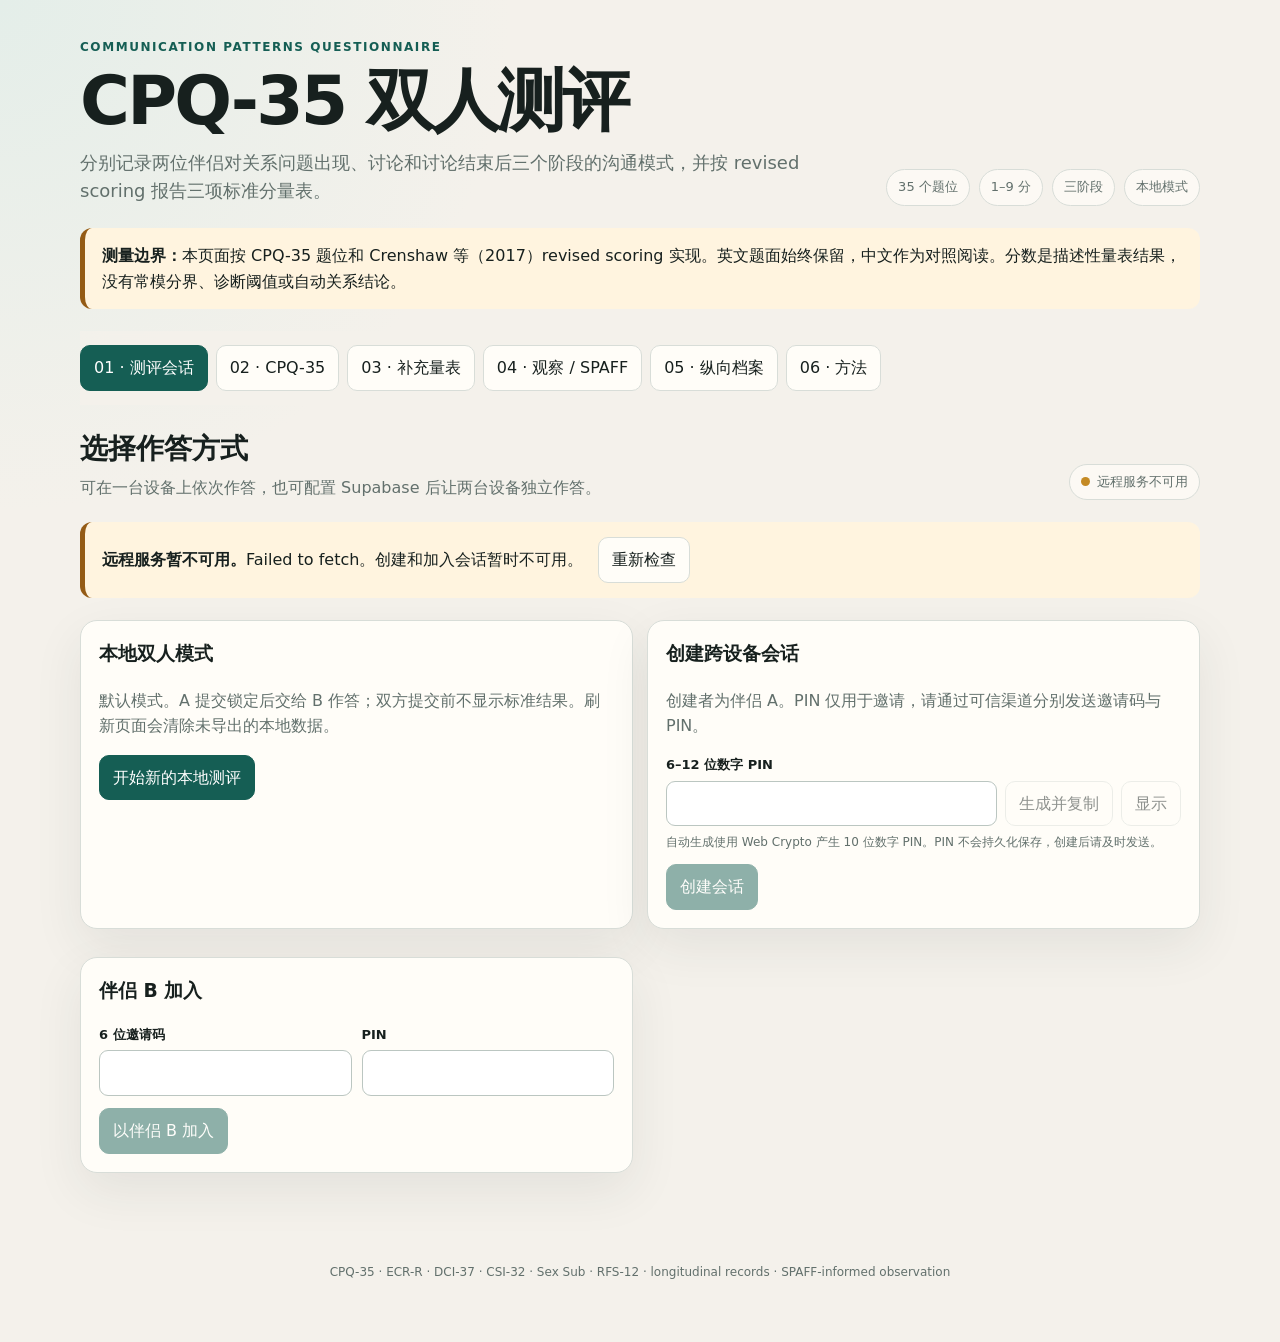
<file: index.html>
<!doctype html>
<html lang="zh-CN">
<head>
  <meta charset="utf-8">
  <meta name="viewport" content="width=device-width,initial-scale=1">
  <meta name="description" content="CPQ-35 双人沟通模式问卷 WebUI，含 ECR-R、DCI-37、CSI-32、Sex Sub（GMSEX、NSSS-S、PROMIS SexFS 2.0、KOS-18）、RFS-12、SPAFF-informed 观察与纵向分析。">
  <meta name="referrer" content="no-referrer">
  <title>CPQ-35 双人沟通模式问卷</title>
  <link rel="icon" href="favicon.svg" type="image/svg+xml">
  <link rel="stylesheet" href="styles.css">
</head>
<body>
<a class="skip-link" href="#mainContent">跳到主要内容</a>
<main id="mainContent" class="shell">
  <header class="hero">
    <div>
      <p class="eyebrow">Communication Patterns Questionnaire</p>
      <h1>CPQ-35 双人测评</h1>
      <p class="lede">分别记录两位伴侣对关系问题出现、讨论和讨论结束后三个阶段的沟通模式，并按 revised scoring 报告三项标准分量表。</p>
    </div>
    <div class="badges" aria-label="量表规格">
      <span class="badge">35 个题位</span>
      <span class="badge">1–9 分</span>
      <span class="badge">三阶段</span>
      <span class="badge" id="privacyBadge">本地模式</span>
    </div>
  </header>

  <aside class="callout warning" aria-label="使用说明">
    <strong>测量边界：</strong>本页面按 CPQ-35 题位和 Crenshaw 等（2017）revised scoring 实现。英文题面始终保留，中文作为对照阅读。分数是描述性量表结果，没有常模分界、诊断阈值或自动关系结论。
  </aside>

  <nav class="tabs" aria-label="主功能">
    <button class="tab active" data-tab="session" type="button">01 · 测评会话</button>
    <button class="tab" data-tab="questionnaire" type="button">02 · CPQ-35</button>
    <button class="tab" data-tab="supplements" type="button">03 · 补充量表</button>
    <button class="tab" data-tab="observation" type="button">04 · 观察 / SPAFF</button>
    <button class="tab" data-tab="longitudinal" type="button">05 · 纵向档案</button>
    <button class="tab" data-tab="methods" type="button">06 · 方法</button>
  </nav>

  <section id="session" class="panel active" tabindex="-1">
    <div class="section-heading">
      <div>
        <h2>选择作答方式</h2>
        <p>可在一台设备上依次作答，也可配置 Supabase 后让两台设备独立作答。</p>
      </div>
      <span class="status"><span id="cloudDot" class="status-dot"></span><span id="cloudStatus">正在检查配置</span></span>
    </div>

    <aside id="cloudNotice" class="callout warning" role="status">
      <strong>正在检查远程服务。</strong><span id="cloudNoticeText">检查完成前，请先使用本地双人模式。</span>
      <button id="retryCloudBtn" class="button" type="button">重新检查</button>
    </aside>

    <div class="grid two">
      <article class="card">
        <h3>本地双人模式</h3>
        <p>默认模式。A 提交锁定后交给 B 作答；双方提交前不显示标准结果。刷新页面会清除未导出的本地数据。</p>
        <button id="startLocalBtn" class="button primary" type="button">开始新的本地测评</button>
      </article>
      <article class="card">
        <h3>创建跨设备会话</h3>
        <p>创建者为伴侣 A。PIN 仅用于邀请，请通过可信渠道分别发送邀请码与 PIN。</p>
        <label for="createPin">6–12 位数字 PIN</label>
        <div class="input-actions">
          <input id="createPin" type="password" inputmode="numeric" minlength="6" maxlength="12" autocomplete="new-password">
          <button id="generatePinBtn" class="button" type="button">生成并复制</button>
          <button id="togglePinBtn" class="button" type="button" aria-pressed="false">显示</button>
        </div>
        <p class="field-help">自动生成使用 Web Crypto 产生 10 位数字 PIN。PIN 不会持久化保存，创建后请及时发送。</p>
        <div class="button-row"><button id="createSessionBtn" class="button primary" type="button">创建会话</button></div>
      </article>
      <article class="card">
        <h3>伴侣 B 加入</h3>
        <div class="grid two compact">
          <div><label for="joinCode">6 位邀请码</label><input id="joinCode" type="text" inputmode="numeric" maxlength="6" autocomplete="one-time-code"></div>
          <div><label for="joinPin">PIN</label><input id="joinPin" type="password" inputmode="numeric" minlength="6" maxlength="12" autocomplete="current-password"></div>
        </div>
        <div class="button-row"><button id="joinSessionBtn" class="button primary" type="button">以伴侣 B 加入</button></div>
      </article>
      <article id="activeSession" class="card" hidden>
        <h3>当前会话</h3>
        <dl class="session-facts">
          <div><dt>邀请码</dt><dd id="activeCode">—</dd></div>
          <div><dt>我的角色</dt><dd id="activeRole">—</dd></div>
          <div><dt>A</dt><dd id="submitA">未提交</dd></div>
          <div><dt>B</dt><dd id="submitB">未提交</dd></div>
        </dl>
        <div class="button-row">
          <button id="refreshSessionBtn" class="button" type="button">刷新</button>
          <button id="copyCodeBtn" class="button" type="button">复制邀请码</button>
          <button id="copyPinBtn" class="button" type="button" hidden>复制 PIN</button>
          <button id="leaveSessionBtn" class="button" type="button">离开</button>
          <button id="deleteSessionBtn" class="button danger" type="button">删除云端会话</button>
        </div>
      </article>
    </div>
    <p id="sessionMessage" class="message" role="status" aria-live="polite"></p>
  </section>

  <section id="supplements" class="panel" tabindex="-1">
    <div class="section-heading">
      <div><h2>补充量表</h2><p>依恋、共同应对、关系满意度、性满意度与关系繁荣分别计分，不与 CPQ 合成总分。</p></div>
    </div>
    <aside class="callout warning"><strong>语言与解释边界：</strong>所有题目保留英文版本参照。除已发表中国样本证据的 CSI 外，其余中文均为本项目制作的非官方阅读辅助；CSI 的本部署措辞也尚未逐字完成独立等值性审计。所有结果按连续分数报告，不自动划分类别或诊断。</aside>
    <aside class="callout"><strong>保存方式：</strong>远程会话中，各量表草稿、完成题数和提交状态会同步到 Supabase；双方分别提交同一量表前，不返回对方答案或分数。本地模式仍只保存在本页内存，刷新或开始新测评前请下载纵向档案。</aside>
    <article class="card">
      <div class="section-heading compact-heading">
        <div><h3>ECR-R 36题</h3><p>回想你通常在情感亲密关系中的体验，而不只针对最近一次冲突。</p></div>
        <div class="button-row">
          <label class="sr-only" for="ecrPerson">ECR-R 当前作答者</label>
          <select id="ecrPerson"><option value="A">伴侣 A</option><option value="B">伴侣 B</option></select>
          <button id="submitEcrBtn" class="button primary" type="button">提交当前 ECR-R</button>
          <button id="clearEcrBtn" class="button danger" type="button">清空当前</button>
        </div>
      </div>
      <div class="progress-grid supplemental-progress">
        <div class="metric"><span>A 完成度</span><strong id="ecrProgressA">0/36</strong></div>
        <div class="metric"><span>B 完成度</span><strong id="ecrProgressB">0/36</strong></div>
      </div>
      <p class="scale-instruction"><strong>作答尺度：</strong>1 = 非常不同意，4 = 既不同意也不赞同，7 = 非常同意。题目顺序在本次页面中保持稳定；计分使用原始题号。</p>
      <div id="ecrQuestions"></div>
      <p id="ecrMessage" class="message" role="status" aria-live="polite"></p>
      <div id="ecrResults" class="grid two" hidden>
        <article class="metric-card"><h4>伴侣 A</h4><p>依恋焦虑 <strong id="ecrAnxietyA">—</strong></p><p>依恋回避 <strong id="ecrAvoidanceA">—</strong></p></article>
        <article class="metric-card"><h4>伴侣 B</h4><p>依恋焦虑 <strong id="ecrAnxietyB">—</strong></p><p>依恋回避 <strong id="ecrAvoidanceB">—</strong></p></article>
      </div>
      <p class="field-help">范围均为 1–7；分数较高只表示报告了更多相应倾向，不是诊断、人格标签或关系结局概率。来源：<a href="https://labs.psychology.illinois.edu/~rcfraley/measures/ecrritems.htm">Fraley, Waller, &amp; Brennan (2000)</a>。</p>
    </article>

    <article class="card">
      <div class="section-heading compact-heading">
        <div><h3>DCI 37题 · 中文阅读辅助 / 英文原文</h3><p>测量双方的压力沟通、支持性／委托式／消极／共同应对。</p></div>
        <div class="button-row">
          <label class="sr-only" for="dciPerson">DCI 当前作答者</label>
          <select id="dciPerson"><option value="A">伴侣 A</option><option value="B">伴侣 B</option></select>
          <button id="submitDciBtn" class="button primary" type="button" hidden>提交当前 DCI</button>
          <button id="clearDciBtn" class="button danger" type="button">清空当前</button>
        </div>
      </div>
      <div id="dciStatus" class="callout warning"></div>
      <div class="progress-grid supplemental-progress">
        <div class="metric"><span>A 完成度</span><strong id="dciProgressA">0/37</strong></div>
        <div class="metric"><span>B 完成度</span><strong id="dciProgressB">0/37</strong></div>
      </div>
      <p class="scale-instruction"><strong>作答尺度：</strong>1 = very rarely（非常少），2 = rarely（少），3 = sometimes（有时），4 = often（经常），5 = very often（非常经常）。中文只用于辅助理解，英文原文保留在每题下方并作为版本参照；如有歧义，以英文原意为准。</p>
      <div id="dciQuestions" hidden></div>
      <div id="dciManualEntry">
        <p>当前未加载获准公开部署的 DCI 题库。若已使用合法题本和正式计分手册完成测量，可在下方录入当前伴侣的分量表原始分；留空表示该项未测。</p>
        <div id="dciScoreGrid" class="score-entry-grid"></div>
      </div>
      <p id="dciMessage" class="message" role="status" aria-live="polite"></p>
      <div id="dciResults" class="grid two" hidden>
        <article class="metric-card"><h4>伴侣 A</h4><p>DCI 总分 <strong id="dciTotalA">—</strong></p><ul id="dciScoresA" class="dci-score-list"></ul></article>
        <article class="metric-card"><h4>伴侣 B</h4><p>DCI 总分 <strong id="dciTotalB">—</strong></p><ul id="dciScoresB" class="dci-score-list"></ul></article>
      </div>
      <p class="field-help">计分严格使用原始题号：7、10、11、15、22、25、26、27 反向计分；总分为第1–35题之和，第36、37题仅作为满意度与效果评价，不进入总分。双方各自提交前不显示对方结果。中文为非官方阅读辅助，尚未经过独立双译、回译、认知访谈、测量不变性或本土常模验证，不应称为 DCI 正式中文版。来源与复用说明：<a href="https://www.researchgate.net/profile/Guy-Bodenmann/publication/323285418_Dyadic_Coping_Inventory/links/5a901eeea6fdccecff00ce52/Dyadic-Coping-Inventory.pdf">Bodenmann (2008), DCI-37</a>；Copyright © 2008 Guy Bodenmann，reproduced with permission。网站不套用未经核验的个体诊断或关系结局阈值。</p>
    </article>

    <article class="card">
      <div class="section-heading compact-heading">
        <div><h3>CSI-32 · 关系满意度</h3><p>综合评价当前亲密关系；中文主文配英文原文参照。</p></div>
        <div class="button-row"><label class="sr-only" for="csiPerson">CSI 当前作答者</label><select id="csiPerson"><option value="A">伴侣 A</option><option value="B">伴侣 B</option></select><button id="submitCsiBtn" class="button primary" type="button">提交当前 CSI</button><button id="clearCsiBtn" class="button danger" type="button">清空当前</button></div>
      </div>
      <div class="progress-grid supplemental-progress"><div class="metric"><span>A 完成度</span><strong id="csiProgressA">0/32</strong></div><div class="metric"><span>B 完成度</span><strong id="csiProgressB">0/32</strong></div></div>
      <p class="scale-instruction"><strong>作答提示：</strong>各题端点随题型变化，请按题目下方端点作答。系统按原量表计分为 0–161，越高表示报告的关系满意度越高。</p>
      <div id="csiQuestions"></div><p id="csiMessage" class="message" role="status" aria-live="polite"></p>
      <div id="csiResults" class="grid two" hidden><article class="metric-card"><h4>伴侣 A</h4><p>CSI-32 <strong id="csiScoreA">—</strong></p></article><article class="metric-card"><h4>伴侣 B</h4><p>CSI-32 <strong id="csiScoreB">—</strong></p></article></div>
      <p class="field-help">不在中国用户上套用原始英文样本的 104.5 分界，也不将分数解释为诊断或结局概率。中国样本验证见 <a href="https://doi.org/10.1177/21582440241271087">Wang, Lee, &amp; Ma (2024)</a>；本部署中文措辞尚未单独核对测量等值性，英文原文保留作版本参照。原量表：<a href="https://doi.org/10.1037/0893-3200.21.4.572">Funk &amp; Rogge (2007)</a>。</p>
    </article>

    <div class="subsection-banner sex-subsection-banner">
      <div><p class="eyebrow">Sex Sub · 自愿敏感模块</p><h2>性满意度、性功能体验与 kink 取向</h2></div>
      <p>四套工具保持独立：GMSEX 快速总览；NSSS-S 深入满意度；PROMIS SexFS 2.0 按身体相关域描述功能；KOS 描述 kink 参与和认同。它们不会相加成“性生活总分”。</p>
    </div>

    <article class="card sensitive-measure sex-sub-card">
      <div class="section-heading compact-heading">
        <div><h3>GMSEX 5题 · 性关系满意度</h3><p>评价你目前性关系的整体感受；可自愿跳过整个模块。</p></div>
        <div class="button-row"><label class="sr-only" for="gmsexPerson">GMSEX 当前作答者</label><select id="gmsexPerson"><option value="A">伴侣 A</option><option value="B">伴侣 B</option></select><button id="submitGmsexBtn" class="button primary" type="button">提交当前 GMSEX</button><button id="clearGmsexBtn" class="button danger" type="button">清空当前</button></div>
      </div>
      <aside class="callout warning"><strong>敏感内容：</strong>本模块不是性功能、同意或暴力筛查。若作答可能造成压力或被伴侣强迫查看，请跳过，并优先保护个人安全与隐私。</aside>
      <div class="progress-grid supplemental-progress"><div class="metric"><span>A 完成度</span><strong id="gmsexProgressA">0/5</strong></div><div class="metric"><span>B 完成度</span><strong id="gmsexProgressB">0/5</strong></div></div>
      <p class="scale-instruction"><strong>作答尺度：</strong>1 靠近左侧负向端点，7 靠近右侧正向端点。报告 5 题均值（1–7）并保留总分（5–35）。</p>
      <div id="gmsexQuestions"></div><p id="gmsexMessage" class="message" role="status" aria-live="polite"></p>
      <div id="gmsexResults" class="grid two" hidden><article class="metric-card"><h4>伴侣 A</h4><p>GMSEX 均值 <strong id="gmsexScoreA">—</strong></p></article><article class="metric-card"><h4>伴侣 B</h4><p>GMSEX 均值 <strong id="gmsexScoreB">—</strong></p></article></div>
      <p class="field-help">中文为本项目制作的非官方阅读辅助；英文形容词对为参照。分数越高表示报告的整体性满意度越高，不设诊断阈值。来源：Lawrance &amp; Byers (1995), Interpersonal Exchange Model of Sexual Satisfaction。</p>
    </article>

    <article class="card sensitive-measure sex-sub-card">
      <div class="section-heading compact-heading">
        <div><h3>NSSS-S 12题 · 新性满意度短表</h3><p>回顾通常或近六个月的性生活体验，从个人感受、身体功能、伴侣互动和活动特征评估满意度。</p></div>
        <div class="button-row"><label class="sr-only" for="nsssPerson">NSSS-S 当前作答者</label><select id="nsssPerson"><option value="A">伴侣 A</option><option value="B">伴侣 B</option></select><button id="submitNsssBtn" class="button primary" type="button">提交当前 NSSS-S</button><button id="clearNsssBtn" class="button danger" type="button">清空当前</button></div>
      </div>
      <div class="progress-grid supplemental-progress"><div class="metric"><span>A 完成度</span><strong id="nsssProgressA">0/12</strong></div><div class="metric"><span>B 完成度</span><strong id="nsssProgressB">0/12</strong></div></div>
      <p class="scale-instruction"><strong>作答尺度：</strong>1 = 完全不满意，2 = 有一点满意，3 = 中等满意，4 = 非常满意，5 = 极其满意。总分 12–60，越高表示报告的性满意度越高。</p>
      <div id="nsssQuestions"></div><p id="nsssMessage" class="message" role="status" aria-live="polite"></p>
      <div id="nsssResults" class="grid two" hidden><article class="metric-card"><h4>伴侣 A</h4><p>NSSS-S <strong id="nsssScoreA">—</strong></p></article><article class="metric-card"><h4>伴侣 B</h4><p>NSSS-S <strong id="nsssScoreB">—</strong></p></article></div>
      <p class="field-help">中文是非官方阅读辅助，英文原文作为版本参照。中文短表的心理测量证据来自中国女性样本，不能直接外推为中国男性或情侣差异的常模；第7题在年龄比较中曾出现差异题项功能信号。来源：<a href="https://doi.org/10.1093/sexmed/qfad065">Wang et al. (2023)</a>。</p>
    </article>

    <article class="card sensitive-measure sex-sub-card">
      <div class="section-heading compact-heading">
        <div><h3>PROMIS SexFS 2.0 · 正式 Brief Profile 结构</h3><p>过去30天的性兴趣、活动、性高潮、满意度，以及你自行选择的身体相关功能域。</p></div>
        <div class="button-row"><label class="sr-only" for="promisPerson">PROMIS 当前作答者</label><select id="promisPerson"><option value="A">伴侣 A</option><option value="B">伴侣 B</option></select><label class="sr-only" for="promisProfileSelect">适用身体域</label><select id="promisProfileSelect"><option value="vaginal">阴道／外阴相关域（14项表）</option><option value="erectile">勃起相关域（10项表）</option></select><button id="submitPromisBtn" class="button primary" type="button">提交当前 PROMIS</button><button id="clearPromisBtn" class="button danger" type="button">清空当前</button></div>
      </div>
      <aside class="callout warning"><strong>请选择身体相关域，而不是身份标签：</strong>两位伴侣可以选择相同或不同 profile。若过去30天无性活动，问卷会进入原因分支，不把“未活动”自动记成低功能；具体原因不会展示给伴侣。</aside>
      <div class="progress-grid supplemental-progress"><div class="metric"><span>A 当前分支</span><strong id="promisProgressA">0/3</strong></div><div class="metric"><span>B 当前分支</span><strong id="promisProgressB">0/3</strong></div></div>
      <p class="scale-instruction"><strong>计分说明：</strong>SexFS 没有合法的单一总分。本站逐域报告可审计的原始域分；未在本地冒充 HealthMeasures 的 IRT／T 分。高分含义随域而异：功能、兴趣、满意度越高通常表示更多／更好，不适域越高表示不适更多。</p>
      <div id="promisQuestions"></div><p id="promisMessage" class="message" role="status" aria-live="polite"></p>
      <div id="promisResults" class="grid two" hidden>
        <article class="metric-card"><h4>伴侣 A · <span id="promisProfileA">—</span></h4><ul id="promisDomainsA" class="domain-score-list"></ul></article>
        <article class="metric-card"><h4>伴侣 B · <span id="promisProfileB">—</span></h4><ul id="promisDomainsB" class="domain-score-list"></ul></article>
      </div>
      <p class="field-help">题号与英文措辞依据 PROMIS SexFS v2.0 Brief Profile；中文仅为非官方阅读辅助。正式 T 分应使用 HealthMeasures Scoring Service 或官方附录，不应把本站原始域分与临床常模直接比较。来源：<a href="https://doi.org/10.1111/jsm.12966">Weinfurt et al. (2015)</a>；<a href="https://www.phenxtoolkit.org/protocols/view/880801">PhenX Female Brief Profile</a>；<a href="https://www.phenxtoolkit.org/protocols/view/880802">PhenX Male Brief Profile</a>。</p>
    </article>

    <article class="card sensitive-measure sex-sub-card">
      <div class="section-heading compact-heading">
        <div><h3>KOS-18 · Kink Orientation Scale</h3><p>描述 kink 的认同、实践／兴趣、相关物品、社群与交流；“BDSM”只是可能包含的范围之一。</p></div>
        <div class="button-row"><label class="sr-only" for="kosPerson">KOS 当前作答者</label><select id="kosPerson"><option value="A">伴侣 A</option><option value="B">伴侣 B</option></select><button id="submitKosBtn" class="button primary" type="button">提交当前 KOS</button><button id="clearKosBtn" class="button danger" type="button">清空当前</button></div>
      </div>
      <div class="progress-grid supplemental-progress"><div class="metric"><span>A 完成度</span><strong id="kosProgressA">0/18</strong></div><div class="metric"><span>B 完成度</span><strong id="kosProgressB">0/18</strong></div></div>
      <p class="scale-instruction"><strong>作答尺度：</strong>1 = 非常不同意，2 = 有些不同意，3 = 既不同意也不赞同，4 = 有些同意，5 = 非常同意。论文总分范围 18–90。</p>
      <div id="kosQuestions"></div><p id="kosMessage" class="message" role="status" aria-live="polite"></p>
      <div id="kosResults" class="grid two" hidden>
        <article class="metric-card"><h4>伴侣 A</h4><p>KOS-18 <strong id="kosScoreA">—</strong></p><ul id="kosFactorsA" class="domain-score-list"></ul></article>
        <article class="metric-card"><h4>伴侣 B</h4><p>KOS-18 <strong id="kosScoreB">—</strong></p><ul id="kosFactorsB" class="domain-score-list"></ul></article>
      </div>
      <p class="field-help">高分只表示更多 kink 参与／认同，不表示异常、危险、同意质量、BDSM“等级”或伴侣兼容性。五个因子均值只作描述，不套用临床阈值；该量表的验证样本包含大学生样本和 kink 社群样本，跨文化中文等值性尚未建立。来源：<a href="https://doi.org/10.1080/00224499.2024.2387769">Wignall et al. (2024)</a>。</p>
    </article>

    <article class="card">
      <div class="section-heading compact-heading">
        <div><h3>RFS-12 · 关系繁荣</h3><p>补充关系中的意义、共同成长、给予和目标分享，不等同于“没有冲突”。</p></div>
        <div class="button-row"><label class="sr-only" for="rfsPerson">RFS 当前作答者</label><select id="rfsPerson"><option value="A">伴侣 A</option><option value="B">伴侣 B</option></select><button id="submitRfsBtn" class="button primary" type="button">提交当前 RFS</button><button id="clearRfsBtn" class="button danger" type="button">清空当前</button></div>
      </div>
      <div class="progress-grid supplemental-progress"><div class="metric"><span>A 完成度</span><strong id="rfsProgressA">0/12</strong></div><div class="metric"><span>B 完成度</span><strong id="rfsProgressB">0/12</strong></div></div>
      <p class="scale-instruction"><strong>作答尺度：</strong>第1–4题为 1“非常不同意”至5“非常同意”；第5–12题为 1“从不”至5“总是”。报告总分 12–60 与均值 1–5。</p>
      <div id="rfsQuestions"></div><p id="rfsMessage" class="message" role="status" aria-live="polite"></p>
      <div id="rfsResults" class="grid two" hidden><article class="metric-card"><h4>伴侣 A</h4><p>RFS-12 <strong id="rfsScoreA">—</strong></p></article><article class="metric-card"><h4>伴侣 B</h4><p>RFS-12 <strong id="rfsScoreB">—</strong></p></article></div>
      <p class="field-help">正式结果使用单一总分；四个理论主题仅用于理解构念，不在此生成未经验证的分量表。中文为非官方阅读辅助，英文原文为参照。来源：<a href="https://doi.org/10.1037/fam0000263">Fowers et al. (2016)</a>。</p>
    </article>
  </section>

  <section id="questionnaire" class="panel" tabindex="-1">
    <div class="section-heading">
      <div>
        <h2>CPQ-35 独立作答</h2>
        <p>请根据你和伴侣通常如何处理关系问题作答，而不是只针对最近一次争执。</p>
      </div>
      <div class="button-row">
        <span id="cpqSyncStatus" class="sync-status" data-state="local" role="status" aria-live="polite">本地即时暂存</span>
        <label class="sr-only" for="respondentSelect">当前作答者</label>
        <select id="respondentSelect">
          <option value="A">伴侣 A</option>
          <option value="B">伴侣 B</option>
        </select>
        <button id="saveDraftBtn" class="button" type="button">保存草稿</button>
        <button id="submitAnswersBtn" class="button primary" type="button">提交并锁定</button>
        <button id="clearAnswersBtn" class="button danger" type="button">清空当前</button>
      </div>
    </div>

    <div class="progress-grid">
      <div class="metric"><span>A 完成度</span><strong id="progressA">0/35</strong></div>
      <div class="metric"><span>B 完成度</span><strong id="progressB">0/35</strong></div>
      <div class="metric"><span>当前作答者</span><strong id="currentRespondent">A</strong></div>
      <div class="metric"><span>当前阶段</span><strong id="currentStage">问题出现时</strong></div>
    </div>
    <div class="progress" aria-hidden="true"><span id="progressBar"></span></div>
    <p class="field-help">云端模式会向双方同步完成题数和锁定状态，但在双方提交前不会返回对方具体选择。单击选项会立即保留在本页，并在同步状态中显示云端写入结果。</p>

    <section id="cpqResultsBlock" class="embedded-results" aria-labelledby="cpqResultsTitle">
      <div class="section-heading results-heading">
        <div><p class="eyebrow">提交后自动展开</p><h2 id="cpqResultsTitle">本次 CPQ-35 标准结果</h2><p>作答、提交和结果保留在同一页面；只有双方锁定后才计算。</p></div>
        <button id="exportBtn" class="button primary" type="button" disabled>下载 CPQ 结果</button>
      </div>
      <div id="resultGate" class="callout">等待 A、B 双方完成并提交全部 35 题。</div>
      <div id="resultContent" hidden>
        <div class="result-group">
          <div class="result-group-heading"><div><span class="result-kind standard">正式计分</span><h3>三个 Revised CPQ 分量表</h3></div><p>均为原始加总分，不合成为“关系总分”。</p></div>
          <div id="scoreCards" class="score-summary-grid"></div>
        </div>

        <details class="card result-details">
          <summary>查看同一互动方向的双方报告差异</summary>
          <p>并排展示同一模式的两份报告，不把它们平均成一个总分；绝对差只表示报告差异。</p>
          <div class="table-card">
            <table>
              <thead><tr><th scope="col">互动方向</th><th scope="col">A 的报告</th><th scope="col">B 的报告</th><th scope="col">绝对差</th></tr></thead>
              <tbody id="comparisonRows"></tbody>
            </table>
          </div>
        </details>

        <div class="result-group research-result-group">
          <div class="result-group-heading"><div><span class="result-kind research">研究性派生</span><h3>辅助研究指标</h3></div><p>以下内容不属于 CPQ 正式计分。</p></div>
          <div class="grid two research-output-grid">
            <article class="card research-metric">
              <h3>沟通压力研究指数</h3>
              <p><strong id="communicationStrainValue" class="research-number">—</strong><span>/100</span></p>
              <dl class="research-components">
                <div><dt>低建设性沟通</dt><dd id="lowConstructiveValue">—</dd></div>
                <div><dt>要求／回避</dt><dd id="demandWithdrawValue">—</dd></div>
              </dl>
              <p class="field-help">两项各占 50% 的透明派生描述，不是正式量表、诊断或离婚概率。</p>
            </article>
            <article class="card research-metric">
              <h3>经校准的离婚概率模型</h3>
              <p><strong id="divorceProbabilityValue" class="research-number unavailable">不可计算</strong></p>
              <p id="divorceProbabilityDetail">未加载经过独立外部验证并获准部署的纵向模型。</p>
              <p class="field-help">目标必须明确为某一期限内的法律离婚；不可用于未婚伴侣的分手结局。</p>
            </article>
          </div>
        </div>
        <aside class="callout"><strong>如何阅读：</strong>建设性沟通越高，表示报告了更多建设性模式；要求／回避越高，表示报告了更多对应模式。CPQ 没有统一的“健康／不健康”临床分界。</aside>
      </div>
    </section>

    <div class="stage-tabs" aria-label="CPQ 三个阶段">
      <button class="stage active" data-stage="emergence" type="button">问题出现时 · 4</button>
      <button class="stage" data-stage="discussion" type="button">讨论问题时 · 18</button>
      <button class="stage" data-stage="after" type="button">讨论结束后 · 13</button>
    </div>

    <p class="scale-instruction"><strong>作答尺度：</strong>1 = 非常不可能，9 = 非常可能。请选择最接近实际情况的数字。</p>
    <div id="questions"></div>
    <p id="questionnaireMessage" class="message" role="status" aria-live="polite"></p>
  </section>

  <section id="observation" class="panel" tabindex="-1">
    <div class="section-heading">
      <div><h2>情感观察与 SPAFF-informed 扩展</h2><p>这是独立的研究原型，不属于 CPQ，也不参与 CPQ 标准计分。</p></div>
    </div>
    <div class="callout warning"><strong>方法边界：</strong>宏观状态按持续时间汇总；9 维整体评级参考一项公开的 SPAFF/SCIFF 改编研究。两者都不是完整 SPAFF，未经编码员训练与一致性检验时只能作为探索性记录，不能对 CPQ“交叉验证”或预测关系结局。</div>
    <div class="card">
      <h3>宏观情感状态持续时间（非 SPAFF）</h3>
      <div class="button-row">
        <label for="observationPerson">当前编码对象</label>
        <select id="observationPerson"><option value="A">伴侣 A</option><option value="B">伴侣 B</option></select>
        <button id="stopObservationBtn" class="button" type="button">结束当前状态</button>
        <button id="clearObservationBtn" class="button danger" type="button">清空观察</button>
      </div>
      <div id="affectButtons" class="affect-grid"></div>
    </div>
    <div class="grid two">
      <article class="card"><h3>A 的时长分布</h3><div id="durationA"></div></article>
      <article class="card"><h3>B 的时长分布</h3><div id="durationB"></div></article>
    </div>
    <article class="card"><h3>状态时间轴</h3><div id="observationTimeline" class="timeline"></div></article>
    <article class="card">
      <h3>SPAFF-informed 9 维整体评级</h3>
      <p>观看完整互动后，分别对 A、B 评级：1 = 未观察到，10 = 非常明显。维度来自 Roels 等（2021）公开说明的 SPAFF/SCIFF 改编方案；该研究包含训练编码员并报告编码员间一致性，本网页不会自动获得同等效度。</p>
      <div class="button-row">
        <label for="spaffPerson">当前评级对象</label>
        <select id="spaffPerson"><option value="A">伴侣 A</option><option value="B">伴侣 B</option></select>
        <button id="clearSpaffRatingBtn" class="button danger" type="button">清空当前评级</button>
      </div>
      <div id="spaffRatingGrid" class="rating-grid"></div>
      <p class="field-help">研究依据：Roels et al. (2021), <a href="https://doi.org/10.1016/j.psyneuen.2021.105265">doi:10.1016/j.psyneuen.2021.105265</a>。正式 SPAFF 的心理测量限制参见 Johnson (2002), <a href="https://doi.org/10.1037/1040-3590.14.4.423">doi:10.1037/1040-3590.14.4.423</a>。</p>
    </article>
  </section>

  <section id="longitudinal" class="panel" tabindex="-1">
    <div class="section-heading">
      <div><h2>本地纵向档案</h2><p>下载本次结果；以后可一次上传多份 JSON，在当前浏览器中按匿名情侣编号和日期分析变化。</p></div>
    </div>
    <aside class="callout"><strong>隐私设计：</strong>解析完全在浏览器本地进行，选择的文件不会上传到本站。请使用研究编号，不要填写姓名、电话或身份证等直接身份信息；下载文件包含敏感原始答案且未加密，需要存放在受控设备或加密磁盘中。</aside>
    <div class="grid two">
      <article class="card">
        <h3>本次测量信息</h3>
        <div class="grid two compact">
          <div><label for="coupleResearchId">匿名情侣编号</label><input id="coupleResearchId" type="text" maxlength="64" pattern="[A-Za-z0-9][A-Za-z0-9_-]{2,63}" placeholder="例如 study_001"></div>
          <div><label for="assessmentDate">测量日期</label><input id="assessmentDate" type="date"></div>
        </div>
        <label for="timepointLabel">时间点标签</label>
        <input id="timepointLabel" type="text" maxlength="80" placeholder="例如 baseline、month_3">
        <div class="button-row"><button id="exportLongitudinalBtn" class="button primary" type="button">下载本次纵向档案</button></div>
        <p id="longitudinalExportMessage" class="message" role="status" aria-live="polite"></p>
      </article>
      <article class="card">
        <h3>上传既往档案</h3>
        <label for="longitudinalFiles">选择一个或多个 JSON 文件</label>
        <input id="longitudinalFiles" type="file" accept="application/json,.json" multiple>
        <div class="button-row"><button id="clearLongitudinalBtn" class="button danger" type="button">清空已载入档案</button></div>
        <p id="longitudinalImportMessage" class="message" role="status" aria-live="polite">尚未载入档案。</p>
      </article>
    </div>
    <div id="longitudinalResults" hidden>
      <div class="button-row">
        <label for="longitudinalCouple">当前情侣编号</label>
        <select id="longitudinalCouple"></select>
      </div>
      <div id="longitudinalChanges" class="trend-grid"></div>
      <article class="card table-card">
        <h3>时间序列</h3>
        <table>
          <thead><tr><th>日期</th><th>时间点</th><th>沟通压力</th><th>A焦虑</th><th>B焦虑</th><th>A回避</th><th>B回避</th><th>A DCI</th><th>B DCI</th><th>A CSI</th><th>B CSI</th><th>A GMSEX</th><th>B GMSEX</th><th>A NSSS-S</th><th>B NSSS-S</th><th>A KOS</th><th>B KOS</th><th>A PROMIS满意</th><th>B PROMIS满意</th><th>A RFS</th><th>B RFS</th></tr></thead>
          <tbody id="longitudinalRows"></tbody>
        </table>
      </article>
      <aside class="callout warning"><strong>解释限制：</strong>变化值只做描述，不判断显著改善／恶化；需要足够时间点、量表测量不变性、失访处理和预注册模型后才能推断轨迹或预测结局。</aside>
    </div>
  </section>

  <section id="methods" class="panel" tabindex="-1">
    <div class="grid two">
      <article class="card">
        <h2>标准结构</h2>
        <ul>
          <li>35 题：4 + 18 + 13 三阶段。</li>
          <li>每题 1（非常不可能）到 9（非常可能）。</li>
          <li>两位伴侣分别、独立作答同一套自我／伴侣题面。</li>
          <li>只有全部 35 题完成后才生成分数。</li>
        </ul>
      </article>
      <article class="card">
        <h2>Revised scoring</h2>
        <ul>
          <li>建设性沟通：2、6、8、23、25、27，加反向计分的 1、24、26；范围 9–81。</li>
          <li>自己要求／伴侣回避：3、9、11、13、17、19、32；范围 7–63。</li>
          <li>伴侣要求／自己回避：4、10、12、14、18、20、33；范围 7–63。</li>
          <li>反向计分公式：10 − 原始作答；分量表采用加总分。</li>
        </ul>
      </article>
    </div>
    <article class="card table-card">
      <h2>扩展测量路线</h2>
      <p>CPQ 描述沟通模式，不单独预测关系发展。若进行纵向研究，应把不同构念保持分离。</p>
      <table>
        <thead><tr><th scope="col">研究层级</th><th scope="col">优先工具</th><th scope="col">用途</th><th scope="col">边界</th></tr></thead>
        <tbody>
          <tr><th scope="row">主要结局</th><td>CSI-32（已实现）</td><td>重复测量关系满意度</td><td>单次分数不是未来结局</td></tr>
          <tr><th scope="row">Sex Sub</th><td>GMSEX、NSSS-S、PROMIS SexFS 2.0、KOS-18（已实现）</td><td>整体与深入性满意度、逐域性功能、kink 取向</td><td>四套工具不合成；敏感、自愿；不是诊断或兼容性判断</td></tr>
          <tr><th scope="row">积极关系功能</th><td>RFS-12（已实现）</td><td>意义、成长、给予与目标分享</td><td>暂无本部署中文等值性证据</td></tr>
          <tr><th scope="row">承诺机制</th><td>Investment Model Scale</td><td>满意、替代选择、投入、承诺</td><td>不与 CPQ 合成总分</td></tr>
          <tr><th scope="row">依恋背景</th><td>ECR-R</td><td>依恋焦虑与回避</td><td>不是关系健康诊断</td></tr>
          <tr><th scope="row">压力适应</th><td>DCI</td><td>双方如何表达和共同应对压力</td><td>正式题本与常模需授权版本</td></tr>
          <tr><th scope="row">近端稳定性</th><td>Marital Instability Index</td><td>分居／离婚想法与行动</td><td>敏感且主要面向婚姻</td></tr>
          <tr><th scope="row">安全域</th><td>CTS2／本地验证的 IPV 筛查</td><td>独立识别暴力与伤害</td><td>必须有独立安全处置流程</td></tr>
        </tbody>
      </table>
    </article>
    <article class="card">
      <h2>研究指数与概率模型不是一回事</h2>
      <p>沟通压力研究指数把“低建设性沟通”和“四个要求／回避方向均值”标准化后各赋 50% 权重。它便于审计，但尚不是经验证的心理量表，也不代表某种事件发生的百分比。</p>
      <p>离婚概率接口默认关闭。只有目标被限定为某个固定月数内的法律离婚，模型在独立队列完成外部验证，并经过人工部署批准后，02 页面中的结果区才会显示数字；否则明确显示“不可计算”。</p>
    </article>
    <aside class="callout warning"><strong>预测限制：</strong>跨 43 个纵向情侣数据集的研究发现，自陈变量能解释较多当前关系质量，却难以预测之后的关系质量变化。因此，本网站不从单次 CPQ 分数伪造个人概率；预留模型也必须通过纵向校准与独立外部验证。<a href="https://doi.org/10.1073/pnas.1917036117">Joel et al. (2020)</a></aside>
    <article class="card references">
      <h2>来源</h2>
      <ol>
        <li>Christensen, A., &amp; Sullaway, M. (1984). <em>Communication Patterns Questionnaire</em>.</li>
        <li>Crenshaw, A. O., Christensen, A., Baucom, D. H., Epstein, N. B., &amp; Baucom, B. R. W. (2017). Revised scoring and improved reliability for the Communication Patterns Questionnaire. <em>Psychological Assessment, 29</em>(7), 913–925. <a href="https://doi.org/10.1037/pas0000385">https://doi.org/10.1037/pas0000385</a></li>
        <li>Johnson, M. D. (2002). The observation of specific affect in marital interactions. <em>Psychological Assessment, 14</em>(4), 423–438. <a href="https://doi.org/10.1037/1040-3590.14.4.423">https://doi.org/10.1037/1040-3590.14.4.423</a></li>
        <li>Joel, S., Eastwick, P. W., Allison, C. J., et al. (2020). Machine learning uncovers the most robust self-report predictors of relationship quality across 43 longitudinal couples studies. <em>PNAS, 117</em>(32), 19061–19071. <a href="https://doi.org/10.1073/pnas.1917036117">https://doi.org/10.1073/pnas.1917036117</a></li>
        <li>Fraley, R. C., Waller, N. G., &amp; Brennan, K. A. (2000). An item response theory analysis of self-report measures of adult attachment. <em>Journal of Personality and Social Psychology, 78</em>(2), 350–365. <a href="https://doi.org/10.1037/0022-3514.78.2.350">https://doi.org/10.1037/0022-3514.78.2.350</a></li>
        <li>Gmelch, S., Bodenmann, G., Meuwly, N., Ledermann, T., Steffen-Sozinova, O., &amp; Striegl, K. (2008). Dyadisches Coping Inventar (DCI). <em>Journal of Family Research, 20</em>(2), 185–202. <a href="https://doi.org/10.20377/jfr-264">https://doi.org/10.20377/jfr-264</a></li>
        <li>Funk, J. L., &amp; Rogge, R. D. (2007). Testing the ruler with item response theory: Increasing precision of measurement for relationship satisfaction with the Couples Satisfaction Index. <em>Journal of Family Psychology, 21</em>(4), 572–583. <a href="https://doi.org/10.1037/0893-3200.21.4.572">https://doi.org/10.1037/0893-3200.21.4.572</a></li>
        <li>Wang, S., Lee, W.-C., &amp; Ma, H. (2024). The Chinese version of the Couples Satisfaction Index: Psychometric assessment and differential item functioning analysis with item response theory. <em>SAGE Open, 14</em>(3). <a href="https://doi.org/10.1177/21582440241271087">https://doi.org/10.1177/21582440241271087</a></li>
        <li>Lawrance, K., &amp; Byers, E. S. (1995). Sexual satisfaction in long-term heterosexual relationships: The Interpersonal Exchange Model of Sexual Satisfaction. <em>Personal Relationships, 2</em>(4), 267–285. <a href="https://doi.org/10.1111/j.1475-6811.1995.tb00092.x">https://doi.org/10.1111/j.1475-6811.1995.tb00092.x</a></li>
        <li>Fowers, B. J., Laurenceau, J.-P., Penfield, R. D., Cohen, L. M., Lang, S. F., Owenz, M. B., &amp; Pasipanodya, E. (2016). Enhancing relationship quality measurement: The development of the Relationship Flourishing Scale. <em>Journal of Family Psychology, 30</em>(8), 997–1007. <a href="https://doi.org/10.1037/fam0000263">https://doi.org/10.1037/fam0000263</a></li>
        <li>Wang, C., Chen, E. P. H., Chan, P. H., &amp; Štulhofer, A. (2023). Adaptation and validation of the Chinese version of the New Sexual Satisfaction Scale–Short Form in a sample of Chinese women. <em>Sexual Medicine, 11</em>(6), qfad065. <a href="https://doi.org/10.1093/sexmed/qfad065">https://doi.org/10.1093/sexmed/qfad065</a></li>
        <li>Weinfurt, K. P., Lin, L., Bruner, D. W., et al. (2015). Development and initial validation of the PROMIS Sexual Function and Satisfaction Measures Version 2.0. <em>The Journal of Sexual Medicine, 12</em>(9), 1961–1974. <a href="https://doi.org/10.1111/jsm.12966">https://doi.org/10.1111/jsm.12966</a></li>
        <li>Wignall, L., McCormack, M., Carpino, T., Owens, R., &amp; Barton, T. (2024). The Kink Orientation Scale: Developing and validating a measure of kink desire, practice, and identity. <em>The Journal of Sex Research</em>. <a href="https://doi.org/10.1080/00224499.2024.2387769">https://doi.org/10.1080/00224499.2024.2387769</a></li>
        <li>Woodin, E. M. (2011). A two-dimensional approach to relationship conflict: Meta-analytic findings. <em>Journal of Family Psychology, 25</em>(3), 325–335. <a href="https://doi.org/10.1037/a0023791">https://doi.org/10.1037/a0023791</a></li>
      </ol>
    </article>
    <aside class="callout danger-note"><strong>安全提示：</strong>CPQ 完整题组包含身体攻击行为题目，但它不是专门的暴力风险筛查。如果现实中存在即时人身危险，请优先寻求当地紧急服务和可信支持。</aside>
  </section>

  <footer>CPQ-35 · ECR-R · DCI-37 · CSI-32 · Sex Sub · RFS-12 · longitudinal records · SPAFF-informed observation</footer>
</main>
<script src="supabase-config.js"></script>
<script src="divorce-model-config.js"></script>
<script src="dci-config.js"></script>
<script type="module" src="app.mjs"></script>
</body>
</html>
</file>
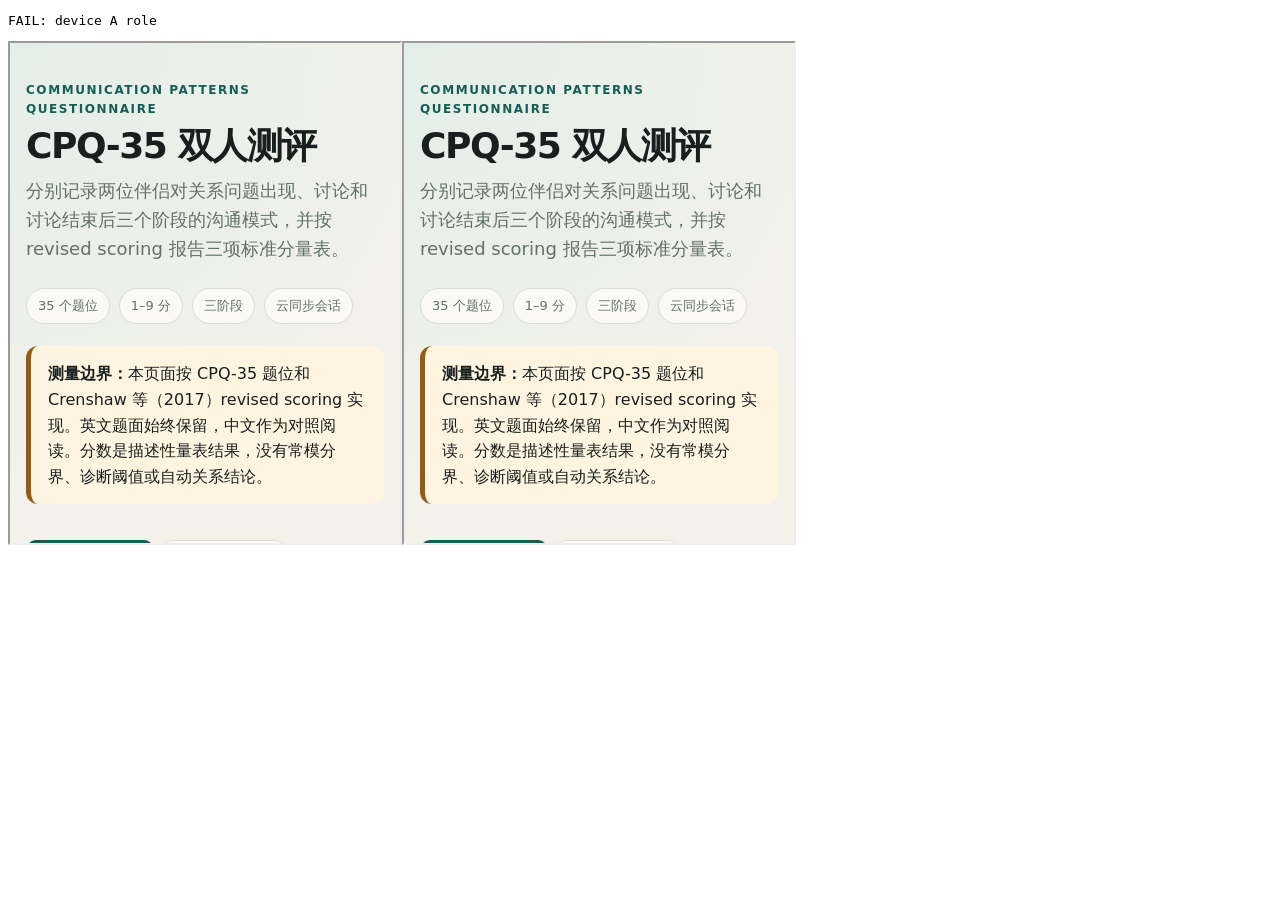
<file: cloud-session-ui.test.html>
<!doctype html>
<meta charset="utf-8">
<title>Cloud session UI integration tests</title>
<pre id="result">RUNNING</pre>
<div id="frames"></div>
<script>
  const backend = {
    code: '482913',
    tokenA: 'aaaaaaaa-aaaa-4aaa-8aaa-aaaaaaaaaaaa',
    tokenB: 'bbbbbbbb-bbbb-4bbb-8bbb-bbbbbbbbbbbb',
    submittedA: false,
    submittedB: false,
    answersA: Array(35).fill(null),
    answersB: Array(35).fill(null),
    ecrSubmittedA: false,
    ecrSubmittedB: false,
    ecrAnswersA: Array(36).fill(null),
    ecrAnswersB: Array(36).fill(null),
    dciSubmittedA: false,
    dciSubmittedB: false,
    dciAnswersA: Array(37).fill(null),
    dciAnswersB: Array(37).fill(null),
    dciScoresA: {},
    dciScoresB: {},
    csiSubmittedA: false, csiSubmittedB: false, csiAnswersA: Array(32).fill(null), csiAnswersB: Array(32).fill(null),
    gmsexSubmittedA: false, gmsexSubmittedB: false, gmsexAnswersA: Array(5).fill(null), gmsexAnswersB: Array(5).fill(null),
    nsssSubmittedA: false, nsssSubmittedB: false, nsssAnswersA: Array(12).fill(null), nsssAnswersB: Array(12).fill(null),
    kosSubmittedA: false, kosSubmittedB: false, kosAnswersA: Array(18).fill(null), kosAnswersB: Array(18).fill(null),
    promisSubmittedA: false, promisSubmittedB: false,
    promisResponseA: { profile: 'vaginal', answers: {}, reasons: [] },
    promisResponseB: { profile: 'vaginal', answers: {}, reasons: [] },
    rfsSubmittedA: false, rfsSubmittedB: false, rfsAnswersA: Array(12).fill(null), rfsAnswersB: Array(12).fill(null)
  };
  const answeredCount = answers => answers.filter(Number.isInteger).length;

  window.handleCloudTestFetch = async (url, options) => {
    const name = new URL(url).pathname.split('/').pop();
    const body = JSON.parse(options.body || '{}');
    if (name === 'cpq_service_status') {
      return { status: 200, body: { status: 'ok', schemaVersion: 8, features: ['serverDciScoring', 'measureProgressCounts', 'relationshipOutcomeMeasures', 'sexSubMeasures', 'promisSexFsProfiles'], sessionRetentionDays: 30 } };
    }
    if (name === 'create_couple_session') {
      return { status: 200, body: { code: backend.code, role: 'A', token: backend.tokenA } };
    }
    if (name === 'join_couple_session' && body.p_code === backend.code) {
      return {
        status: 200,
        body: { code: backend.code, role: 'B', token: backend.tokenB, submittedA: backend.submittedA, submittedB: backend.submittedB }
      };
    }
    if (name === 'get_couple_session') {
      const isA = body.p_token === backend.tokenA;
      const ecrReady = backend.ecrSubmittedA && backend.ecrSubmittedB;
      const dciReady = backend.dciSubmittedA && backend.dciSubmittedB;
      return {
        status: 200,
        body: {
          code: backend.code,
          role: isA ? 'A' : 'B',
          submittedA: backend.submittedA,
          submittedB: backend.submittedB,
          answeredCountA: answeredCount(backend.answersA),
          answeredCountB: answeredCount(backend.answersB),
          myAnswers: isA ? backend.answersA : backend.answersB,
          answersA: null,
          answersB: null,
          ecrSubmittedA: backend.ecrSubmittedA,
          ecrSubmittedB: backend.ecrSubmittedB,
          ecrAnsweredCountA: answeredCount(backend.ecrAnswersA),
          ecrAnsweredCountB: answeredCount(backend.ecrAnswersB),
          myEcrAnswers: isA ? backend.ecrAnswersA : backend.ecrAnswersB,
          ecrAnswersA: ecrReady ? backend.ecrAnswersA : null,
          ecrAnswersB: ecrReady ? backend.ecrAnswersB : null,
          dciSubmittedA: backend.dciSubmittedA,
          dciSubmittedB: backend.dciSubmittedB,
          dciAnsweredCountA: answeredCount(backend.dciAnswersA),
          dciAnsweredCountB: answeredCount(backend.dciAnswersB),
          myDciAnswers: isA ? backend.dciAnswersA : backend.dciAnswersB,
          myDciScores: isA ? backend.dciScoresA : backend.dciScoresB,
          dciAnswersA: dciReady ? backend.dciAnswersA : null,
          dciAnswersB: dciReady ? backend.dciAnswersB : null,
          dciScoresA: dciReady ? backend.dciScoresA : null,
          dciScoresB: dciReady ? backend.dciScoresB : null,
          ...Object.fromEntries(['csi', 'gmsex', 'nsss', 'kos', 'rfs'].flatMap(measure => {
            const prefix = measure[0].toUpperCase() + measure.slice(1);
            const ready = backend[`${measure}SubmittedA`] && backend[`${measure}SubmittedB`];
            return [
              [`${measure}SubmittedA`, backend[`${measure}SubmittedA`]],
              [`${measure}SubmittedB`, backend[`${measure}SubmittedB`]],
              [`${measure}AnsweredCountA`, answeredCount(backend[`${measure}AnswersA`])],
              [`${measure}AnsweredCountB`, answeredCount(backend[`${measure}AnswersB`])],
              [`my${prefix}Answers`, isA ? backend[`${measure}AnswersA`] : backend[`${measure}AnswersB`]],
              [`${measure}AnswersA`, ready ? backend[`${measure}AnswersA`] : null],
              [`${measure}AnswersB`, ready ? backend[`${measure}AnswersB`] : null]
            ];
          })),
          promisSubmittedA: backend.promisSubmittedA,
          promisSubmittedB: backend.promisSubmittedB,
          promisAnsweredCountA: Object.keys(backend.promisResponseA.answers).length + (backend.promisResponseA.answers.activity === 1 && backend.promisResponseA.reasons.length ? 1 : 0),
          promisAnsweredCountB: Object.keys(backend.promisResponseB.answers).length + (backend.promisResponseB.answers.activity === 1 && backend.promisResponseB.reasons.length ? 1 : 0),
          promisRequiredCountA: backend.promisResponseA.answers.activity === 1 ? 4 : 3,
          promisRequiredCountB: backend.promisResponseB.answers.activity === 1 ? 4 : 3,
          myPromisResponse: isA ? backend.promisResponseA : backend.promisResponseB,
          promisResponseA: backend.promisSubmittedA && backend.promisSubmittedB ? backend.promisResponseA : null,
          promisResponseB: backend.promisSubmittedA && backend.promisSubmittedB ? backend.promisResponseB : null,
          spaffEvents: [],
          spaffRatings: { A: {}, B: {} }
        }
      };
    }
    if (name === 'save_couple_answers') {
      const isA = body.p_token === backend.tokenA;
      backend[isA ? 'answersA' : 'answersB'] = body.p_answers;
      if (body.p_submit) backend[isA ? 'submittedA' : 'submittedB'] = true;
      return { status: 200, body: { ok: true, role: isA ? 'A' : 'B', submitted: Boolean(body.p_submit) } };
    }
    if (name === 'save_ecr_answers') {
      const isA = body.p_token === backend.tokenA;
      backend[isA ? 'ecrAnswersA' : 'ecrAnswersB'] = body.p_answers;
      if (body.p_submit) backend[isA ? 'ecrSubmittedA' : 'ecrSubmittedB'] = true;
      return { status: 200, body: { ok: true, role: isA ? 'A' : 'B', submitted: Boolean(body.p_submit) } };
    }
    if (name === 'save_dci_data') {
      const isA = body.p_token === backend.tokenA;
      backend[isA ? 'dciAnswersA' : 'dciAnswersB'] = body.p_answers;
      backend[isA ? 'dciScoresA' : 'dciScoresB'] = body.p_scores;
      if (body.p_submit) backend[isA ? 'dciSubmittedA' : 'dciSubmittedB'] = true;
      return { status: 200, body: { ok: true, role: isA ? 'A' : 'B', submitted: Boolean(body.p_submit) } };
    }
    if (name === 'save_relationship_measure') {
      const isA = body.p_token === backend.tokenA;
      backend[`${body.p_measure}Answers${isA ? 'A' : 'B'}`] = body.p_answers;
      if (body.p_submit) backend[`${body.p_measure}Submitted${isA ? 'A' : 'B'}`] = true;
      return { status: 200, body: { ok: true, role: isA ? 'A' : 'B', submitted: Boolean(body.p_submit) } };
    }
    if (name === 'save_promis_sexfs') {
      const isA = body.p_token === backend.tokenA;
      backend[`promisResponse${isA ? 'A' : 'B'}`] = body.p_response;
      if (body.p_submit) backend[`promisSubmitted${isA ? 'A' : 'B'}`] = true;
      return { status: 200, body: { ok: true, role: isA ? 'A' : 'B', submitted: Boolean(body.p_submit) } };
    }
    return { status: 404, body: { message: `Unhandled test RPC: ${name}` } };
  };
</script>
<script type="module">
  const output = document.querySelector('#result');
  const frames = document.querySelector('#frames');
  const assert = (condition, message) => {
    if (!condition) throw new Error(message);
  };
  const waitFor = async (predicate, message, attempts = 160) => {
    for (let attempt = 0; attempt < attempts; attempt += 1) {
      if (predicate()) return;
      await new Promise(resolve => setTimeout(resolve, 50));
    }
    throw new Error(message);
  };
  const appHtml = await fetch('./index.html').then(response => response.text());
  const base = new URL('./', location.href).href;
  const instrumented = appHtml
    .replace('<head>', `<head><base href="${base}">`)
    .replace(
      '<script src="supabase-config.js"><' + '/script>',
      `<script>
        window.CPQ_SUPABASE = { url: 'https://test.supabase.co', anonKey: 'sb_publishable_test' };
        window.fetch = async (url, options) => {
          const result = await parent.handleCloudTestFetch(url, options);
          return new Response(JSON.stringify(result.body), {
            status: result.status,
            headers: { 'Content-Type': 'application/json' }
          });
        };
      <\/script>`
    );

  function addDevice(name) {
    const frame = document.createElement('iframe');
    frame.title = name;
    frame.width = '390';
    frame.height = '500';
    frame.srcdoc = instrumented;
    frames.append(frame);
    return frame;
  }

  try {
    const deviceA = addDevice('Device A');
    const deviceB = addDevice('Device B');
    await waitFor(
      () => deviceA.contentDocument?.querySelector('#cloudStatus')?.textContent === '远程服务在线' &&
        deviceB.contentDocument?.querySelector('#cloudStatus')?.textContent === '远程服务在线',
      'both devices did not reach cloud-ready state'
    );

    const docA = deviceA.contentDocument;
    docA.querySelector('#createPin').value = '123456';
    docA.querySelector('#createSessionBtn').click();
    await waitFor(() => docA.querySelector('#activeCode')?.textContent === backend.code, 'device A did not create session');
    assert(docA.querySelector('#activeRole').textContent === 'A', 'device A role');

    const docB = deviceB.contentDocument;
    docB.querySelector('#joinCode').value = backend.code;
    docB.querySelector('#joinPin').value = '123456';
    docB.querySelector('#joinSessionBtn').click();
    await waitFor(() => docB.querySelector('#activeCode')?.textContent === backend.code, 'device B did not join session');
    assert(docB.querySelector('#activeRole').textContent === 'B', 'device B role');

    docB.querySelector('[data-tab="questionnaire"]').click();
    docB.querySelectorAll('#questions .question').forEach(question => question.querySelector('input[value="3"]').click());
    docB.querySelector('.stage[data-stage="discussion"]').click();
    const discussionQuestions = [...docB.querySelectorAll('#questions .question')];
    discussionQuestions.slice(0, 4).forEach(question => question.querySelector('input[value="4"]').click());
    const stableQuestionNode = docB.querySelector('#questions .question');
    await waitFor(
      () => answeredCount(backend.answersB) === 8 && docB.querySelector('#cpqSyncStatus').textContent === '云端已同步',
      'CPQ near-real-time draft or sync feedback failed'
    );
    await waitFor(() => docA.querySelector('#progressB').textContent.startsWith('8/35'), 'partner CPQ progress did not cross devices');
    assert(docB.querySelector('#questions .question') === stableQuestionNode, 'silent polling rebuilt the active CPQ form');

    backend.answersA = Array(35).fill(2);
    backend.submittedA = true;
    await waitFor(() => docB.querySelector('#submitA')?.textContent.includes('已锁定'), 'automatic cross-device polling failed');
    assert(docB.querySelector('#progressA').textContent === '35/35 · 已锁定', 'locked partner progress must remain 35/35');

    docA.querySelector('[data-tab="supplements"]').click();
    docA.querySelectorAll('#ecrQuestions .question').forEach(question => question.querySelector('input[value="1"]').click());
    docA.querySelector('#submitEcrBtn').click();
    await waitFor(() => backend.ecrSubmittedA, 'device A ECR-R did not sync');
    assert(docA.querySelector('#ecrResults').hidden, 'ECR-R result leaked before both submissions');

    docB.querySelector('[data-tab="supplements"]').click();
    docB.querySelectorAll('#ecrQuestions .question').forEach(question => question.querySelector('input[value="2"]').click());
    docB.querySelector('#submitEcrBtn').click();
    await waitFor(() => !docA.querySelector('#ecrResults').hidden, 'ECR-R cross-device unlock failed');

    docA.querySelectorAll('#dciQuestions .question').forEach(question => question.querySelector('input[value="1"]').click());
    docA.querySelector('#submitDciBtn').click();
    await waitFor(() => backend.dciSubmittedA, 'device A DCI did not sync');
    assert(docA.querySelector('#dciTotalB').textContent === '—', 'DCI result leaked before both submissions');

    docB.querySelectorAll('#dciQuestions .question').forEach(question => question.querySelector('input[value="2"]').click());
    docB.querySelector('#submitDciBtn').click();
    await waitFor(() => docA.querySelector('#dciTotalB').textContent === '86/175', 'DCI cross-device unlock failed');
    assert(!docA.querySelector('#dciResults').hidden, 'complete DCI subscale results did not unlock');

    docA.querySelectorAll('#csiQuestions .question').forEach(question => question.querySelector('input[value="5"]').click());
    docA.querySelector('#submitCsiBtn').click();
    await waitFor(() => backend.csiSubmittedA, 'device A CSI did not sync');
    assert(docA.querySelector('#csiResults').hidden, 'CSI result leaked before both submissions');
    docB.querySelectorAll('#csiQuestions .question').forEach(question => question.querySelector('input[value="5"]').click());
    docB.querySelector('#submitCsiBtn').click();
    await waitFor(() => !docA.querySelector('#csiResults').hidden, 'CSI cross-device unlock failed');

    docA.querySelectorAll('#nsssQuestions .question').forEach(question => question.querySelector('input[value="5"]').click());
    docA.querySelector('#submitNsssBtn').click();
    await waitFor(() => backend.nsssSubmittedA, 'device A NSSS-S did not sync');
    assert(docA.querySelector('#nsssResults').hidden, 'NSSS-S result leaked before both submissions');
    docB.querySelectorAll('#nsssQuestions .question').forEach(question => question.querySelector('input[value="4"]').click());
    docB.querySelector('#submitNsssBtn').click();
    await waitFor(() => !docA.querySelector('#nsssResults').hidden, 'NSSS-S cross-device unlock failed');

    const answerInactivePromis = doc => {
      doc.querySelector('#promisQuestions input[name$="interestLevel"][value="5"]').click();
      doc.querySelector('#promisQuestions input[name$="interestFrequency"][value="5"]').click();
      doc.querySelector('#promisQuestions input[name$="activity"][value="1"]').click();
      doc.querySelector('#promisQuestions .reason-choice-grid input').click();
      doc.querySelector('#submitPromisBtn').click();
    };
    answerInactivePromis(docA);
    await waitFor(() => backend.promisSubmittedA, 'device A PROMIS did not sync');
    assert(docA.querySelector('#promisResults').hidden, 'PROMIS result leaked before both submissions');
    answerInactivePromis(docB);
    await waitFor(() => !docA.querySelector('#promisResults').hidden, 'PROMIS cross-device unlock failed');
    deviceA.contentWindow.localStorage.removeItem('cpqSessionV2');
    deviceB.contentWindow.localStorage.removeItem('cpqSessionV2');
    output.textContent = 'PASS';
  } catch (error) {
    output.textContent = `FAIL: ${error.message}`;
  }
</script>
</file>
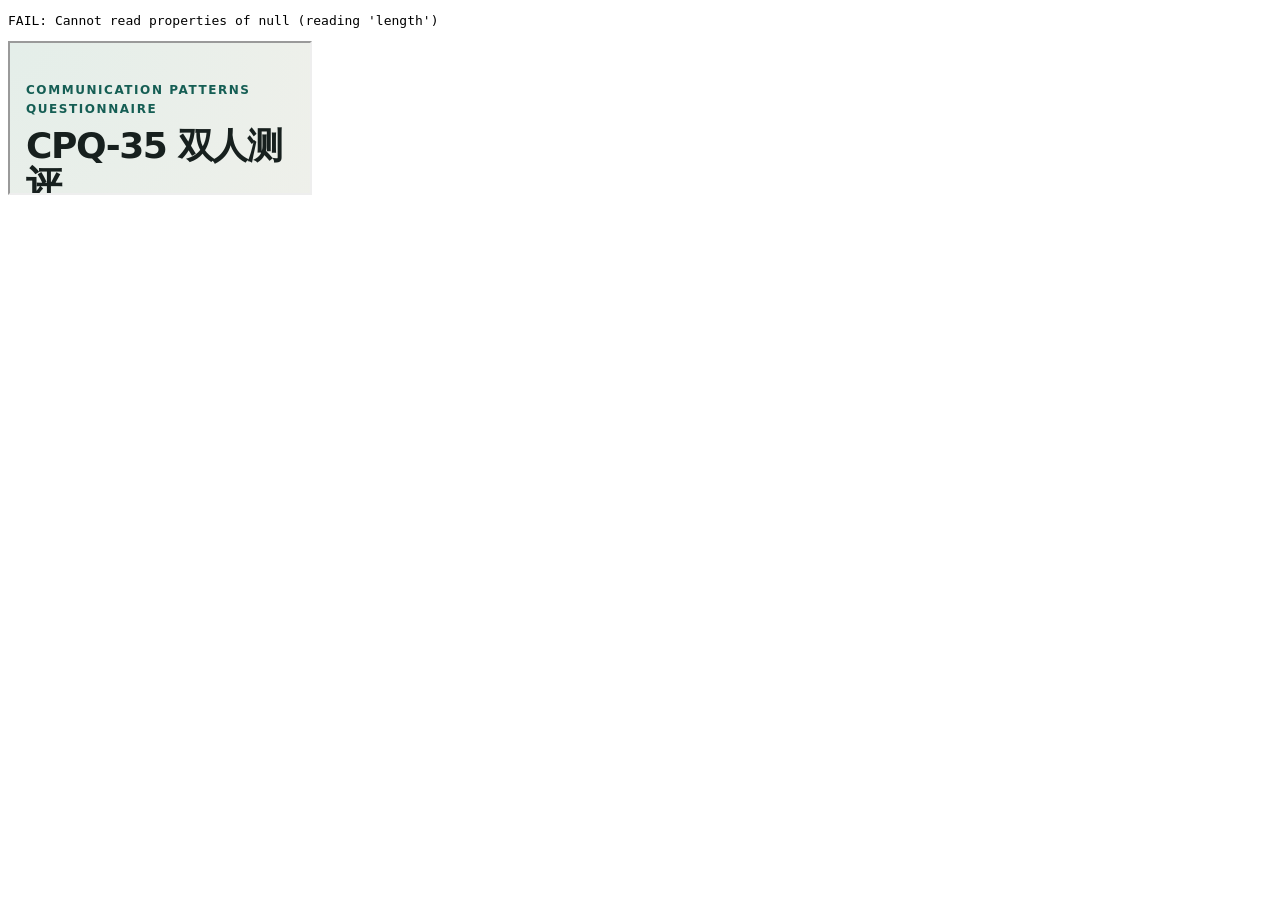
<file: longitudinal-ui.test.html>
<!doctype html>
<meta charset="utf-8">
<title>Longitudinal UI tests</title>
<pre id="result">RUNNING</pre>
<iframe id="app" src="./index.html" title="Test app"></iframe>
<script type="module">
  import { LONGITUDINAL_SCHEMA } from './longitudinal-model.mjs';

  const result = document.querySelector('#result');
  const frame = document.querySelector('#app');
  const assert = (condition, message) => {
    if (!condition) throw new Error(message);
  };
  const waitFor = async predicate => {
    for (let attempt = 0; attempt < 80; attempt += 1) {
      if (predicate()) return;
      await new Promise(resolve => setTimeout(resolve, 50));
    }
    throw new Error('timed out');
  };

  frame.addEventListener('load', async () => {
    try {
      const doc = frame.contentDocument;
      await waitFor(() => doc.querySelectorAll('#dciQuestions .question').length === 37);
      doc.querySelector('#coupleResearchId').value = 'study_001';
      doc.querySelector('#assessmentDate').value = '2026-08-21';
      doc.querySelector('#timepointLabel').value = 'baseline';
      doc.querySelectorAll('#dciQuestions .question').forEach(question => question.querySelector('input[value="1"]').click());
      doc.querySelector('#submitDciBtn').click();
      const originalAnchorClick = frame.contentWindow.HTMLAnchorElement.prototype.click;
      const originalCreateObjectUrl = frame.contentWindow.URL.createObjectURL;
      let exportedBlob = null;
      frame.contentWindow.HTMLAnchorElement.prototype.click = () => {};
      frame.contentWindow.URL.createObjectURL = blob => {
        exportedBlob = blob;
        return 'blob:synthetic-test-only';
      };
      doc.querySelector('#exportLongitudinalBtn').click();
      frame.contentWindow.HTMLAnchorElement.prototype.click = originalAnchorClick;
      frame.contentWindow.URL.createObjectURL = originalCreateObjectUrl;
      assert(doc.querySelector('#longitudinalExportMessage').textContent.includes('已下载'), 'local export');
      const exported = JSON.parse(await exportedBlob.text());
      assert(exported.schema === LONGITUDINAL_SCHEMA, 'export schema');
      assert(exported.assessment.coupleId === 'study_001', 'export metadata');
      assert(exported.measures.dci.scores.A.totalWithoutEvaluation === 67, 'exported official DCI score');
      assert(exported.measures.dci.answers.A.length === 37, 'exported complete DCI answers');
      assert(exported.measures.dci.languageStatus.includes('unvalidated reading aid'), 'exported DCI translation status');

      const record = (date, strain) => ({
        schema: LONGITUDINAL_SCHEMA,
        assessment: { coupleId: 'study_001', date, timepoint: date },
        measures: { cpq: { communicationStrain: { value: strain } } }
      });
      const transfer = new DataTransfer();
      transfer.items.add(new File([JSON.stringify(record('2026-01-01', 30))], 't1.json', { type: 'application/json' }));
      transfer.items.add(new File([JSON.stringify(record('2026-03-01', 40))], 't2.json', { type: 'application/json' }));
      const input = doc.querySelector('#longitudinalFiles');
      input.files = transfer.files;
      input.dispatchEvent(new Event('change', { bubbles: true }));
      await waitFor(() => doc.querySelectorAll('#longitudinalRows tr').length === 2);
      assert(doc.querySelector('#longitudinalImportMessage').textContent.includes('2 个有效时间点'), 'multi-file local import');
      assert(doc.querySelector('#longitudinalChanges').textContent.includes('+10'), 'local trend calculation');
      result.textContent = 'PASS';
    } catch (error) {
      result.textContent = `FAIL: ${error.message}`;
    }
  }, { once: true });
</script>
</file>
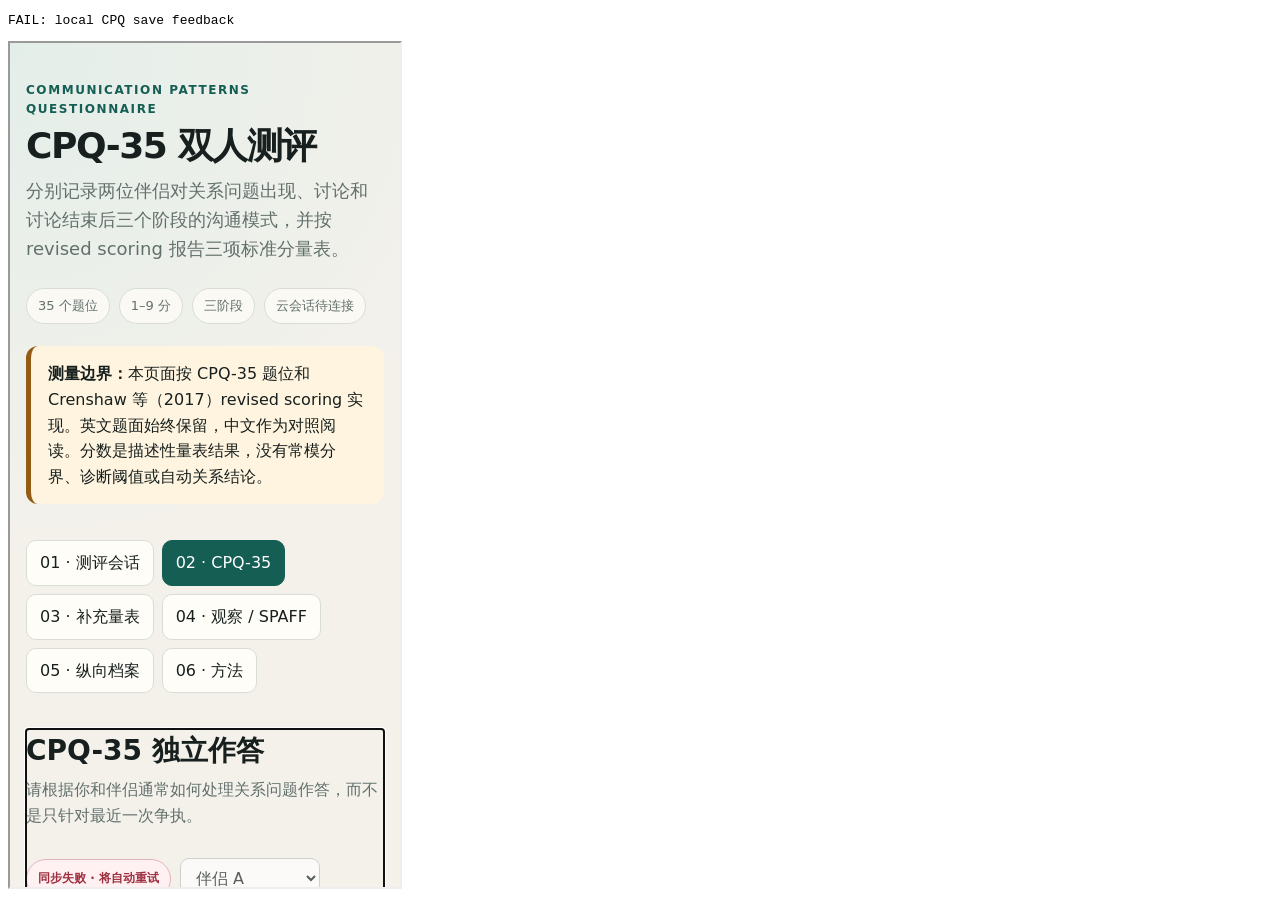
<file: ui-smoke.test.html>
<!doctype html>
<meta charset="utf-8">
<title>CPQ WebUI smoke tests</title>
<pre id="result">RUNNING</pre>
<iframe id="app" src="./index.html" title="Test app" width="390" height="844"></iframe>
<script type="module">
  const result = document.querySelector('#result');
  const frame = document.querySelector('#app');
  const assert = (condition, message) => {
    if (!condition) throw new Error(message);
  };
  const waitFor = async predicate => {
    for (let attempt = 0; attempt < 50; attempt += 1) {
      if (predicate()) return;
      await new Promise(resolve => setTimeout(resolve, 50));
    }
    throw new Error('application did not finish rendering');
  };

  frame.addEventListener('load', async () => {
    try {
      const doc = frame.contentDocument;
      await waitFor(() => doc.querySelectorAll('.rating-item').length === 9);

      assert(doc.querySelector('#communicationStrainValue'), 'communication strain result card');
      assert(doc.querySelector('#divorceProbabilityValue').textContent.trim() === '不可计算', 'probability disabled by default');
      assert(doc.querySelectorAll('#ecrQuestions .question').length === 36, 'ECR-R item count');
      assert(doc.querySelectorAll('#dciQuestions .question').length === 37, 'complete official DCI-37 item count');
      assert(doc.querySelectorAll('#csiQuestions .question').length === 32, 'CSI-32 item count');
      assert(doc.querySelectorAll('#gmsexQuestions .question').length === 5, 'GMSEX item count');
      assert(doc.querySelectorAll('#nsssQuestions .question').length === 12, 'NSSS-S item count');
      assert(doc.querySelectorAll('#kosQuestions .question').length === 18, 'KOS-18 item count');
      assert(doc.querySelectorAll('#promisQuestions .question').length === 3, 'PROMIS initial branch item count');
      assert(doc.querySelectorAll('#rfsQuestions .question').length === 12, 'RFS-12 item count');
      assert(doc.querySelector('#gmsexQuestions .question .question-en').textContent.includes('Bad'), 'GMSEX English reference');
      assert(doc.querySelector('#rfsQuestions .question .question-zh').textContent.includes('伴侣'), 'RFS Chinese reading aid');
      assert(doc.querySelector('#dciStatus').textContent.includes('完整 37 题'), 'official DCI status');
      assert(doc.querySelector('#dciStatus').textContent.includes('非官方阅读辅助'), 'DCI translation caveat');
      assert(doc.querySelector('#dciQuestions .question .question-zh').textContent.includes('伴侣'), 'DCI Chinese primary wording');
      assert(doc.querySelector('#dciQuestions .question .question-en').textContent.startsWith('I let my partner'), 'DCI official English reference');
      assert(doc.querySelector('.dci-section-heading span').textContent.includes('压力'), 'DCI Chinese section heading');
      assert(doc.querySelector('.dci-section-heading small').textContent.startsWith('How you communicate'), 'DCI English section reference');
      assert(doc.querySelector('#assessmentDate').value, 'longitudinal date initialization');

      doc.querySelector('[data-tab="questionnaire"]').click();
      const firstCpqChoice = doc.querySelector('#questions .question input[value="1"]');
      firstCpqChoice.click();
      assert(firstCpqChoice.checked, 'single-click CPQ response');
      assert(doc.querySelector('#progressA').textContent.startsWith('1/35'), 'immediate CPQ progress');
      assert(doc.querySelector('#cpqSyncStatus').textContent === '本地即时暂存', 'local CPQ save feedback');
      const answerCpqStage = stage => {
        doc.querySelector(`.stage[data-stage="${stage}"]`).click();
        doc.querySelectorAll('#questions .question').forEach(question => question.querySelector('input[value="1"]').click());
      };
      ['emergence', 'discussion', 'after'].forEach(answerCpqStage);
      doc.querySelector('#submitAnswersBtn').click();
      ['emergence', 'discussion', 'after'].forEach(answerCpqStage);
      doc.querySelector('#submitAnswersBtn').click();
      assert(doc.querySelector('#questionnaire').classList.contains('active'), 'CPQ results stay in questionnaire flow');
      assert(!doc.querySelector('[data-tab="results"]'), 'separate results tab removed');
      assert(!doc.querySelector('#resultContent').hidden, 'embedded CPQ result unlock');
      assert(doc.querySelectorAll('#scoreCards .score-summary-card').length === 3, 'three CPQ score summary cards');

      await waitFor(() => !doc.querySelector('#cloudStatus').textContent.includes('正在检查'));
      const cloudOnline = doc.querySelector('#cloudStatus').textContent === '远程服务在线';
      assert(doc.querySelector('#createSessionBtn').disabled === !cloudOnline, 'cloud create readiness gate');
      assert(doc.querySelector('#joinSessionBtn').disabled === !cloudOnline, 'cloud join readiness gate');
      assert(doc.querySelector('#cloudNotice').hidden === cloudOnline, 'cloud availability notice');

      doc.querySelector('[data-tab="observation"]').click();
      const ratings = doc.querySelectorAll('#spaffRatingGrid select');
      assert(ratings.length === 9, 'SPAFF-informed dimension count');
      ratings[0].value = '7';
      ratings[0].dispatchEvent(new Event('change', { bubbles: true }));
      doc.querySelector('#spaffPerson').value = 'B';
      doc.querySelector('#spaffPerson').dispatchEvent(new Event('change', { bubbles: true }));
      doc.querySelector('#spaffPerson').value = 'A';
      doc.querySelector('#spaffPerson').dispatchEvent(new Event('change', { bubbles: true }));
      assert(doc.querySelector('#spaffRatingGrid select').value === '7', 'SPAFF-informed rating persistence');

      doc.querySelector('[data-tab="supplements"]').click();
      assert(doc.querySelector('#supplements').classList.contains('active'), 'supplement panel activation');
      doc.querySelectorAll('#ecrQuestions .question').forEach(question => question.querySelector('input[value="1"]').click());
      doc.querySelector('#submitEcrBtn').click();
      assert(doc.querySelector('#ecrPerson').value === 'B', 'ECR-R A submission and handoff');
      assert(doc.querySelector('#ecrProgressA').textContent.includes('已锁定'), 'ECR-R submission lock');
      for (const measure of ['csi', 'gmsex', 'nsss', 'kos', 'rfs']) {
        const answerValue = measure === 'gmsex' ? '7' : '5';
        doc.querySelectorAll(`#${measure}Questions .question`).forEach(question => question.querySelector(`input[value="${answerValue}"]`).click());
        doc.querySelector(`#submit${measure[0].toUpperCase()}${measure.slice(1)}Btn`).click();
        doc.querySelectorAll(`#${measure}Questions .question`).forEach(question => question.querySelector(`input[value="${answerValue}"]`).click());
        doc.querySelector(`#submit${measure[0].toUpperCase()}${measure.slice(1)}Btn`).click();
        assert(!doc.querySelector(`#${measure}Results`).hidden, `${measure} local dyadic result unlock`);
      }
      assert(doc.querySelector('#csiScoreA').textContent === '145/161', 'CSI reverse scoring in UI');
      assert(doc.querySelector('#gmsexScoreA').textContent === '7.00/7', 'GMSEX mean in UI');
      assert(doc.querySelector('#nsssScoreA').textContent.startsWith('60/60'), 'NSSS-S total in UI');
      assert(doc.querySelector('#kosScoreA').textContent.startsWith('90/90'), 'KOS total in UI');
      assert(doc.querySelector('#rfsScoreA').textContent.startsWith('60/60'), 'RFS total in UI');
      for (const person of ['A', 'B']) {
        doc.querySelector('#promisQuestions input[name$="interestLevel"][value="5"]').click();
        doc.querySelector('#promisQuestions input[name$="interestFrequency"][value="5"]').click();
        doc.querySelector('#promisQuestions input[name$="activity"][value="1"]').click();
        doc.querySelector('#promisQuestions .reason-choice-grid input').click();
        doc.querySelector('#submitPromisBtn').click();
      }
      assert(!doc.querySelector('#promisResults').hidden, 'PROMIS conditional local dyadic result unlock');
      assert(
        doc.documentElement.scrollWidth <= doc.documentElement.clientWidth + 1,
        `supplement mobile overflow: ${doc.documentElement.scrollWidth}/${doc.documentElement.clientWidth}`
      );
      doc.querySelector('[data-tab="longitudinal"]').click();
      assert(doc.querySelector('#longitudinalFiles').multiple, 'multiple longitudinal file upload');

      assert(
        doc.documentElement.scrollWidth <= doc.documentElement.clientWidth + 1,
        `mobile horizontal overflow: ${doc.documentElement.scrollWidth}/${doc.documentElement.clientWidth}`
      );
      result.textContent = 'PASS';
    } catch (error) {
      result.textContent = `FAIL: ${error.message}`;
    }
  }, { once: true });
</script>
</file>
<file: styles.css>
:root{--bg:#f4f1eb;--paper:#fffdf8;--ink:#17201e;--muted:#62706c;--line:#d8ddd8;--brand:#155e54;--brand-soft:#dcece7;--warning:#945b15;--warning-bg:#fff4df;--danger:#9f2f3f;--danger-bg:#fff0f2;--shadow:0 18px 50px rgba(38,48,45,.08)}
*{box-sizing:border-box}
html{scroll-behavior:smooth}
body{margin:0;background:radial-gradient(circle at top left,#e4eee9,transparent 32rem),var(--bg);color:var(--ink);font-family:Inter,"Noto Sans SC","PingFang SC",system-ui,sans-serif;line-height:1.6}
button,input,select{font:inherit}
button:focus-visible,input:focus-visible,select:focus-visible,a:focus-visible{outline:3px solid #f0a83b;outline-offset:2px}
.skip-link{position:absolute;left:-9999px;top:8px;background:var(--ink);color:#fff;padding:8px 12px;z-index:50}.skip-link:focus{left:8px}
.shell{width:min(1120px,calc(100% - 32px));margin:auto;padding:38px 0 60px}
.hero{display:grid;grid-template-columns:1.35fr .65fr;gap:24px;align-items:end}.eyebrow{margin:0;color:var(--brand);font-weight:800;letter-spacing:.13em;text-transform:uppercase;font-size:12px}.hero h1{font-size:clamp(36px,7vw,68px);line-height:1.05;margin:8px 0 12px;letter-spacing:-.04em}.lede{font-size:18px;color:var(--muted);max-width:760px;margin:0}.badges,.button-row{display:flex;gap:9px;flex-wrap:wrap;align-items:center}.badges{justify-content:flex-end}.badge,.status{display:inline-flex;align-items:center;gap:7px;border:1px solid var(--line);border-radius:999px;background:rgba(255,253,248,.76);padding:7px 11px;color:var(--muted);font-size:13px}
.callout{background:var(--brand-soft);border-left:5px solid var(--brand);padding:15px 17px;border-radius:12px;margin:22px 0}.callout.warning{background:var(--warning-bg);border-color:var(--warning)}.callout.danger-note{background:var(--danger-bg);border-color:var(--danger)}.callout>.button{margin-left:10px}
.tabs{display:flex;gap:8px;flex-wrap:wrap;position:sticky;top:0;z-index:10;padding:14px 0;background:color-mix(in srgb,var(--bg) 88%,transparent);backdrop-filter:blur(12px)}
.tab,.stage,.button{border:1px solid var(--line);border-radius:10px;background:var(--paper);color:var(--ink);padding:9px 13px;cursor:pointer}.tab.active,.stage.active,.button.primary{background:var(--brand);color:#fff;border-color:var(--brand)}.button.danger{color:var(--danger);border-color:#e4b4bc}.button:disabled{opacity:.48;cursor:not-allowed}
.panel{display:none}.panel.active{display:block}.section-heading{display:flex;justify-content:space-between;gap:18px;align-items:end;margin:22px 0 13px}.section-heading h2{font-size:28px;margin:0}.section-heading p{margin:3px 0 0;color:var(--muted)}
.grid{display:grid;gap:14px}.grid.two{grid-template-columns:repeat(2,minmax(0,1fr))}.grid.compact{gap:10px}.card{background:var(--paper);border:1px solid var(--line);border-radius:17px;padding:18px;box-shadow:var(--shadow);margin-bottom:14px}.card h2,.card h3{margin-top:0}.card p{color:var(--muted)}
label{display:block;font-size:13px;font-weight:700;margin-bottom:5px}input,select{width:100%;border:1px solid #bbc6c1;border-radius:9px;background:#fff;color:var(--ink);padding:9px 11px}.button-row select{width:auto;min-width:140px}.button-row{margin-top:12px}
.input-actions{display:grid;grid-template-columns:minmax(0,1fr) auto auto;gap:8px;align-items:center}.field-help{font-size:12px;margin:7px 0 0;color:var(--muted)}
.status-dot{width:9px;height:9px;border-radius:50%;background:#c48a24}.status-dot.ok{background:#16835d}.message{min-height:26px;color:var(--brand);font-weight:650}.session-facts{display:grid;grid-template-columns:repeat(4,1fr);gap:10px;margin:0}.session-facts div{background:#f3f6f4;border-radius:10px;padding:10px}.session-facts dt{font-size:12px;color:var(--muted)}.session-facts dd{margin:0;font-size:19px;font-weight:800}
.sync-status{display:inline-flex;align-items:center;min-height:40px;padding:7px 11px;border:1px solid var(--line);border-radius:999px;background:var(--paper);color:var(--muted);font-size:12px;font-weight:800}.sync-status[data-state="syncing"],.sync-status[data-state="pending"]{color:var(--warning);border-color:#dfbd85;background:var(--warning-bg)}.sync-status[data-state="synced"],.sync-status[data-state="locked"]{color:var(--brand);border-color:#9fc8bc;background:var(--brand-soft)}.sync-status[data-state="error"]{color:var(--danger);border-color:#e4b4bc;background:var(--danger-bg)}
.progress-grid{display:grid;grid-template-columns:repeat(4,1fr);gap:10px}.metric{background:var(--paper);border:1px solid var(--line);border-radius:13px;padding:13px}.metric span{display:block;color:var(--muted);font-size:12px}.metric strong{font-size:21px}.progress{height:9px;border-radius:999px;background:#dfe5e1;overflow:hidden;margin:12px 0}.progress span{display:block;height:100%;width:0;background:var(--brand);transition:width .2s}.stage-tabs{display:flex;gap:8px;flex-wrap:wrap;margin:18px 0}.scale-instruction{color:var(--muted)}
.question{margin:12px 0;padding:0;border:0}.question-inner{background:var(--paper);border:1px solid var(--line);border-radius:15px;padding:16px}.question legend{width:100%;padding:0}.question-head{display:grid;grid-template-columns:40px 1fr;gap:12px}.question-number{display:grid;place-items:center;width:36px;height:36px;border-radius:10px;background:var(--brand-soft);color:var(--brand);font-weight:900}.question-zh{display:block;font-size:17px;font-weight:750}.question-en{display:block;color:var(--muted);font-size:13px;margin-top:3px}.likert{display:grid;grid-template-columns:repeat(9,1fr);gap:7px;margin-top:14px}.likert label{display:grid;place-items:center;gap:3px;margin:0;padding:8px 2px;border:1px solid var(--line);border-radius:9px;background:#fff;cursor:pointer}.likert label:has(input:checked){border-color:var(--brand);background:var(--brand-soft);color:var(--brand)}.likert input{width:auto;margin:0}.locked-note{color:var(--warning);font-weight:700}
.likert.seven{grid-template-columns:repeat(7,1fr)}.likert.six{grid-template-columns:repeat(6,1fr)}.likert.five{grid-template-columns:repeat(5,1fr)}.scale-endpoints{display:flex;justify-content:space-between;gap:20px;margin:12px 2px -7px;color:var(--muted);font-size:12px;font-weight:700}.scale-endpoints span:last-child{text-align:right}.compact-heading{margin-top:0}.supplemental-progress{grid-template-columns:repeat(2,minmax(0,1fr));margin-bottom:14px}.metric-card{border:1px solid var(--line);border-radius:13px;background:#f3f6f4;padding:14px}.metric-card h4{margin:0 0 8px}.metric-card p{margin:4px 0}.metric-card strong{font-size:24px;color:var(--brand)}.score-entry-grid{display:grid;grid-template-columns:repeat(3,minmax(0,1fr));gap:10px}.score-entry-grid>div{border:1px solid var(--line);border-radius:11px;padding:10px}.score-entry-grid small{display:block;color:var(--muted);margin-top:3px}.score-entry-grid input[aria-invalid="true"]{border-color:var(--danger);background:var(--danger-bg)}
.dci-section-heading{margin:24px 0 8px;padding:10px 12px;border-left:4px solid var(--brand);border-radius:8px;background:var(--brand-soft);font-size:16px}.dci-section-heading span,.dci-section-heading small{display:block}.dci-section-heading small{margin-top:3px;color:var(--muted);font-size:12px;font-weight:500}.dci-score-list{display:grid;gap:5px;margin:12px 0 0;padding:12px 0 0;list-style:none;border-top:1px solid var(--line);font-size:13px;color:var(--muted)}
.subsection-banner{display:grid;grid-template-columns:minmax(260px,.8fr) minmax(0,1.2fr);gap:18px;align-items:center;margin:28px 0 14px;padding:20px;border-radius:18px;background:linear-gradient(135deg,#173a36,#155e54);color:#fff;box-shadow:var(--shadow)}.subsection-banner h2,.subsection-banner p{margin:0}.subsection-banner .eyebrow{color:#b9e7da}.subsection-banner>p{color:#e2f1ed}.sex-sub-card{border-top:4px solid var(--brand)}.promis-item-id{width:auto;min-width:70px;padding:0 8px;font-size:11px}.promis-choices{display:grid;grid-template-columns:repeat(auto-fit,minmax(120px,1fr));gap:8px;margin-top:14px}.promis-choice{display:flex;align-items:flex-start;gap:8px;margin:0;padding:10px;border:1px solid var(--line);border-radius:10px;background:#fff;cursor:pointer}.promis-choice:has(input:checked){border-color:var(--brand);background:var(--brand-soft)}.promis-choice input{width:auto;margin:4px 0 0}.promis-choice>span,.promis-choice span span,.promis-choice small{display:block}.promis-choice strong{display:inline-block;margin-right:5px}.promis-choice small{color:var(--muted);font-weight:400}.reason-choice-grid{display:grid;grid-template-columns:repeat(2,minmax(0,1fr));gap:8px;margin-top:12px}.reason-choice-grid label{display:flex;align-items:flex-start;gap:8px;margin:0;padding:10px;border:1px solid var(--line);border-radius:10px;background:#fff}.reason-choice-grid label:has(input:checked){border-color:var(--brand);background:var(--brand-soft)}.reason-choice-grid input{width:auto;margin-top:4px}.domain-score-list{display:grid;gap:6px;margin:10px 0 0;padding-left:20px;color:var(--muted);font-size:13px}
.table-card{overflow-x:auto}table{width:100%;border-collapse:collapse;min-width:620px}th,td{text-align:left;border-bottom:1px solid var(--line);padding:11px 9px}th{font-size:13px;color:var(--muted)}td strong{font-size:21px}.references li{margin-bottom:10px}
.affect-grid{display:grid;grid-template-columns:repeat(5,1fr);gap:9px;margin-top:16px}.affect-button{text-align:left}.affect-button strong,.affect-button span{display:block}.affect-button span{color:var(--muted);font-size:12px}.duration-row{display:grid;grid-template-columns:115px 1fr 64px;align-items:center;gap:8px;margin:8px 0}.duration-track{height:9px;background:#e3e8e5;border-radius:999px;overflow:hidden}.duration-fill{height:100%;background:var(--brand)}.timeline{display:flex;gap:8px;overflow-x:auto;padding-bottom:8px}.event{min-width:175px;border:1px solid var(--line);border-top:4px solid var(--brand);border-radius:11px;padding:10px}.event small{display:block;color:var(--muted)}
.rating-grid{display:grid;grid-template-columns:repeat(3,minmax(0,1fr));gap:10px;margin-top:16px}.rating-item{border:1px solid var(--line);border-top:4px solid var(--brand);border-radius:12px;padding:11px;background:#fff}.rating-item.negative{border-top-color:var(--danger)}.rating-item small{display:block;min-height:42px;color:var(--muted);font-weight:400}.rating-item select{margin-top:8px}.rating-label{display:block;font-size:15px}
.research-output-grid{margin-top:14px}.research-metric{margin-bottom:0}.research-number{font-size:42px;line-height:1;color:var(--brand)}.research-number.unavailable{font-size:25px;color:var(--muted)}.research-components{display:grid;grid-template-columns:1fr 1fr;gap:8px}.research-components div{background:#f3f6f4;border-radius:10px;padding:10px}.research-components dt{font-size:12px;color:var(--muted)}.research-components dd{margin:0;font-weight:800}
.embedded-results{margin:24px 0;padding:8px 0 20px;border-top:2px solid var(--line);border-bottom:2px solid var(--line);scroll-margin-top:82px}.results-heading{align-items:center}.result-group{margin:16px 0 22px}.result-group-heading{display:flex;justify-content:space-between;align-items:end;gap:18px;margin-bottom:12px}.result-group-heading h3{margin:5px 0 0;font-size:22px}.result-group-heading p{margin:0;color:var(--muted);font-size:13px}.result-kind{display:inline-flex;padding:4px 8px;border-radius:999px;font-size:11px;font-weight:900;letter-spacing:.04em}.result-kind.standard{color:var(--brand);background:var(--brand-soft)}.result-kind.research{color:var(--warning);background:var(--warning-bg)}.score-summary-grid{display:grid;grid-template-columns:repeat(3,minmax(0,1fr));gap:12px}.score-summary-card{border:1px solid var(--line);border-radius:15px;background:var(--paper);padding:16px;box-shadow:var(--shadow)}.score-summary-card h4{margin:0;font-size:18px}.score-summary-card>small{display:block;color:var(--muted);min-height:42px}.score-pair{display:grid;grid-template-columns:1fr 1fr;gap:8px;margin:12px 0 0}.score-pair div{border-radius:11px;background:#f3f6f4;padding:10px}.score-pair dt{font-size:12px;color:var(--muted)}.score-pair dd{margin:0;color:var(--brand);font-size:28px;font-weight:900}.result-details{padding:0;overflow:hidden}.result-details summary{cursor:pointer;padding:16px 18px;font-weight:850}.result-details>p,.result-details>.table-card{margin:0 18px 16px}.research-result-group{padding-top:18px;border-top:1px solid var(--line)}
.trend-grid{display:grid;grid-template-columns:repeat(4,minmax(0,1fr));gap:10px;margin:14px 0}.trend-card{border:1px solid var(--line);border-radius:13px;background:var(--paper);padding:12px}.trend-card span,.trend-card small{display:block;color:var(--muted)}.trend-card strong{display:block;font-size:23px;color:var(--brand);margin:3px 0}
footer{text-align:center;color:var(--muted);font-size:12px;margin-top:34px}.sr-only{position:absolute;width:1px;height:1px;padding:0;margin:-1px;overflow:hidden;clip:rect(0,0,0,0);white-space:nowrap;border:0}
@media(max-width:800px){.hero,.grid.two,.subsection-banner{grid-template-columns:1fr}.badges{justify-content:flex-start}.section-heading{align-items:flex-start;flex-direction:column}.result-group-heading{align-items:flex-start;flex-direction:column}.score-summary-grid{grid-template-columns:1fr}.progress-grid{grid-template-columns:1fr 1fr}.affect-grid,.rating-grid{grid-template-columns:1fr 1fr}.session-facts{grid-template-columns:1fr 1fr}.likert,.likert.seven,.likert.six,.likert.five{grid-template-columns:repeat(3,1fr)}.input-actions{grid-template-columns:1fr 1fr}.input-actions input{grid-column:1/-1}.score-entry-grid{grid-template-columns:repeat(2,minmax(0,1fr))}.trend-grid{grid-template-columns:repeat(2,minmax(0,1fr))}}
@media(max-width:480px){.rating-grid,.score-entry-grid,.trend-grid,.reason-choice-grid{grid-template-columns:1fr}.promis-choices{grid-template-columns:1fr}.question-head{grid-template-columns:36px minmax(0,1fr)}.promis-question .question-head{grid-template-columns:1fr}.promis-item-id{min-width:0;width:max-content;height:28px}}
@media print{.tabs,.button-row,.button,#session,#supplements,#observation,#longitudinal,#questions,.stage-tabs,.progress-grid,.progress,#questionnaire>.section-heading,#questionnaire>.field-help,.scale-instruction,#questionnaireMessage{display:none!important}.panel{display:block!important}.shell{width:100%}.card,.score-summary-card{box-shadow:none}}
</file>
